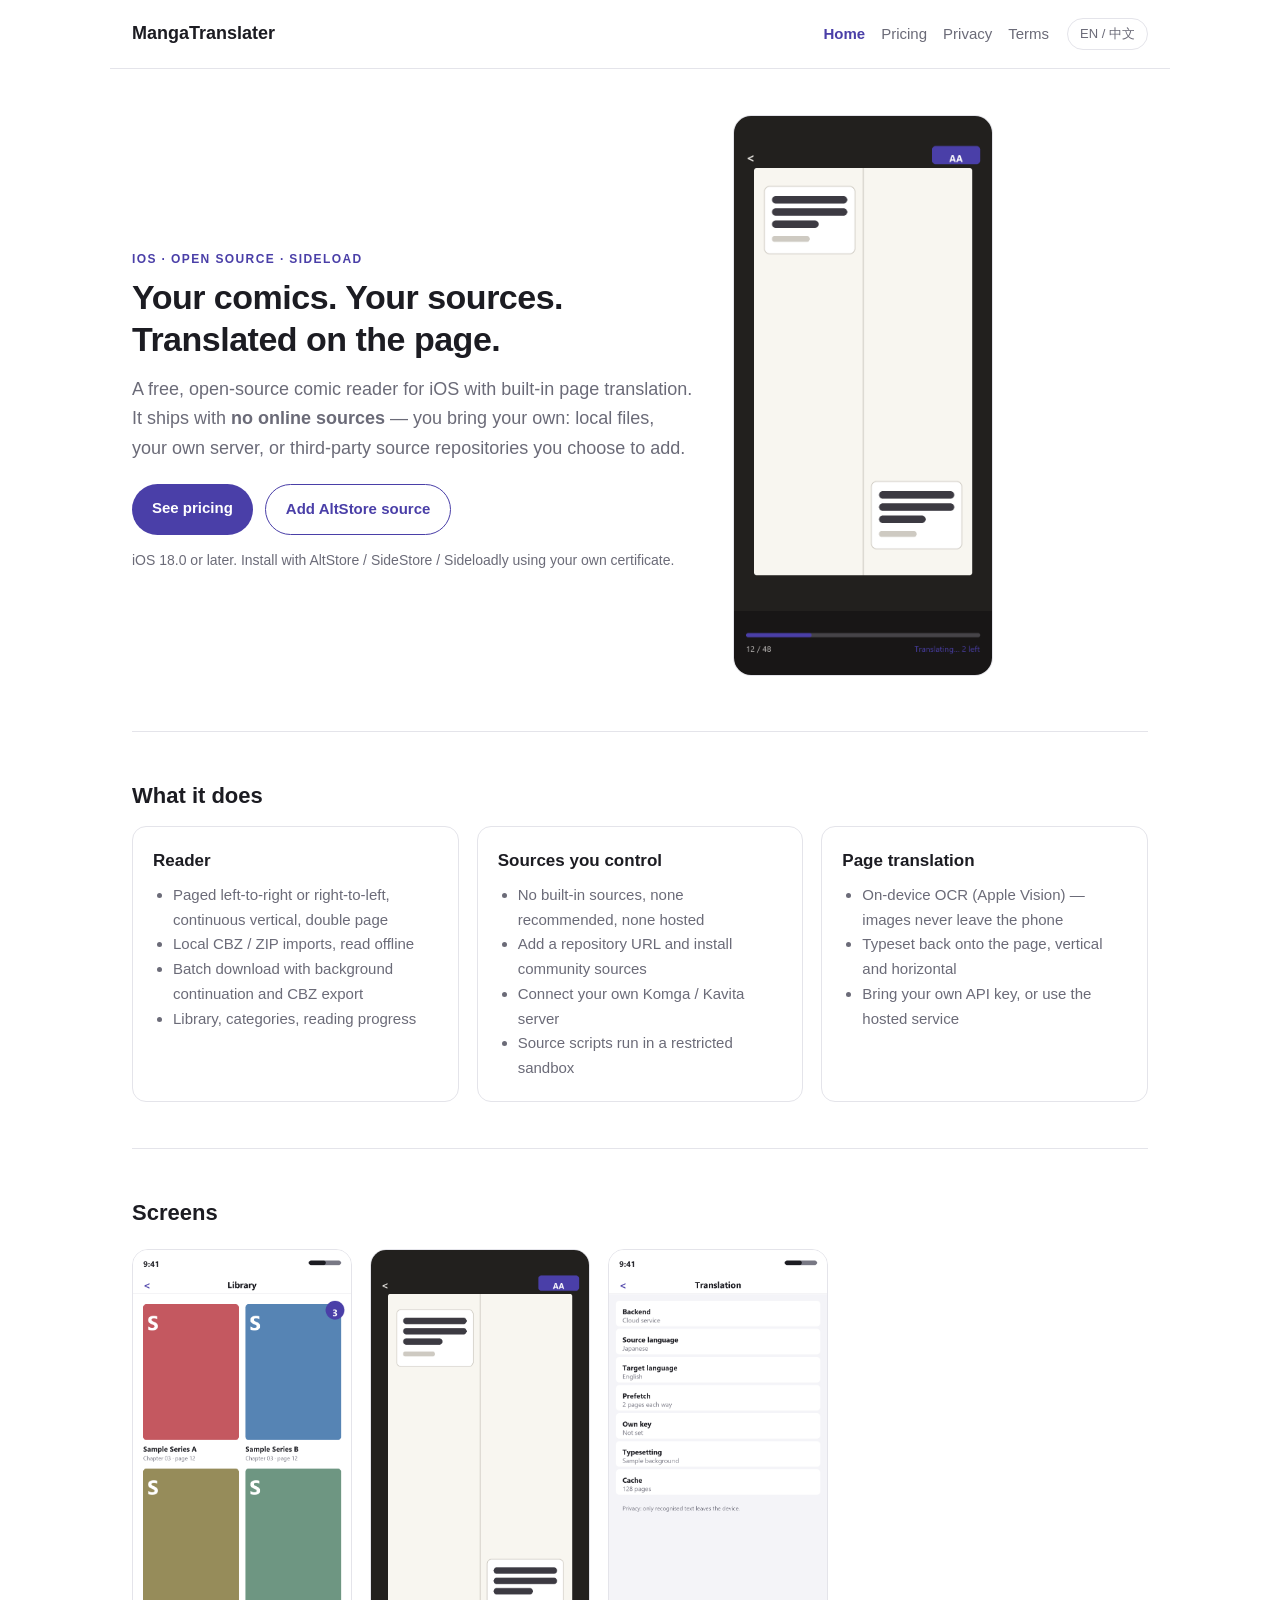
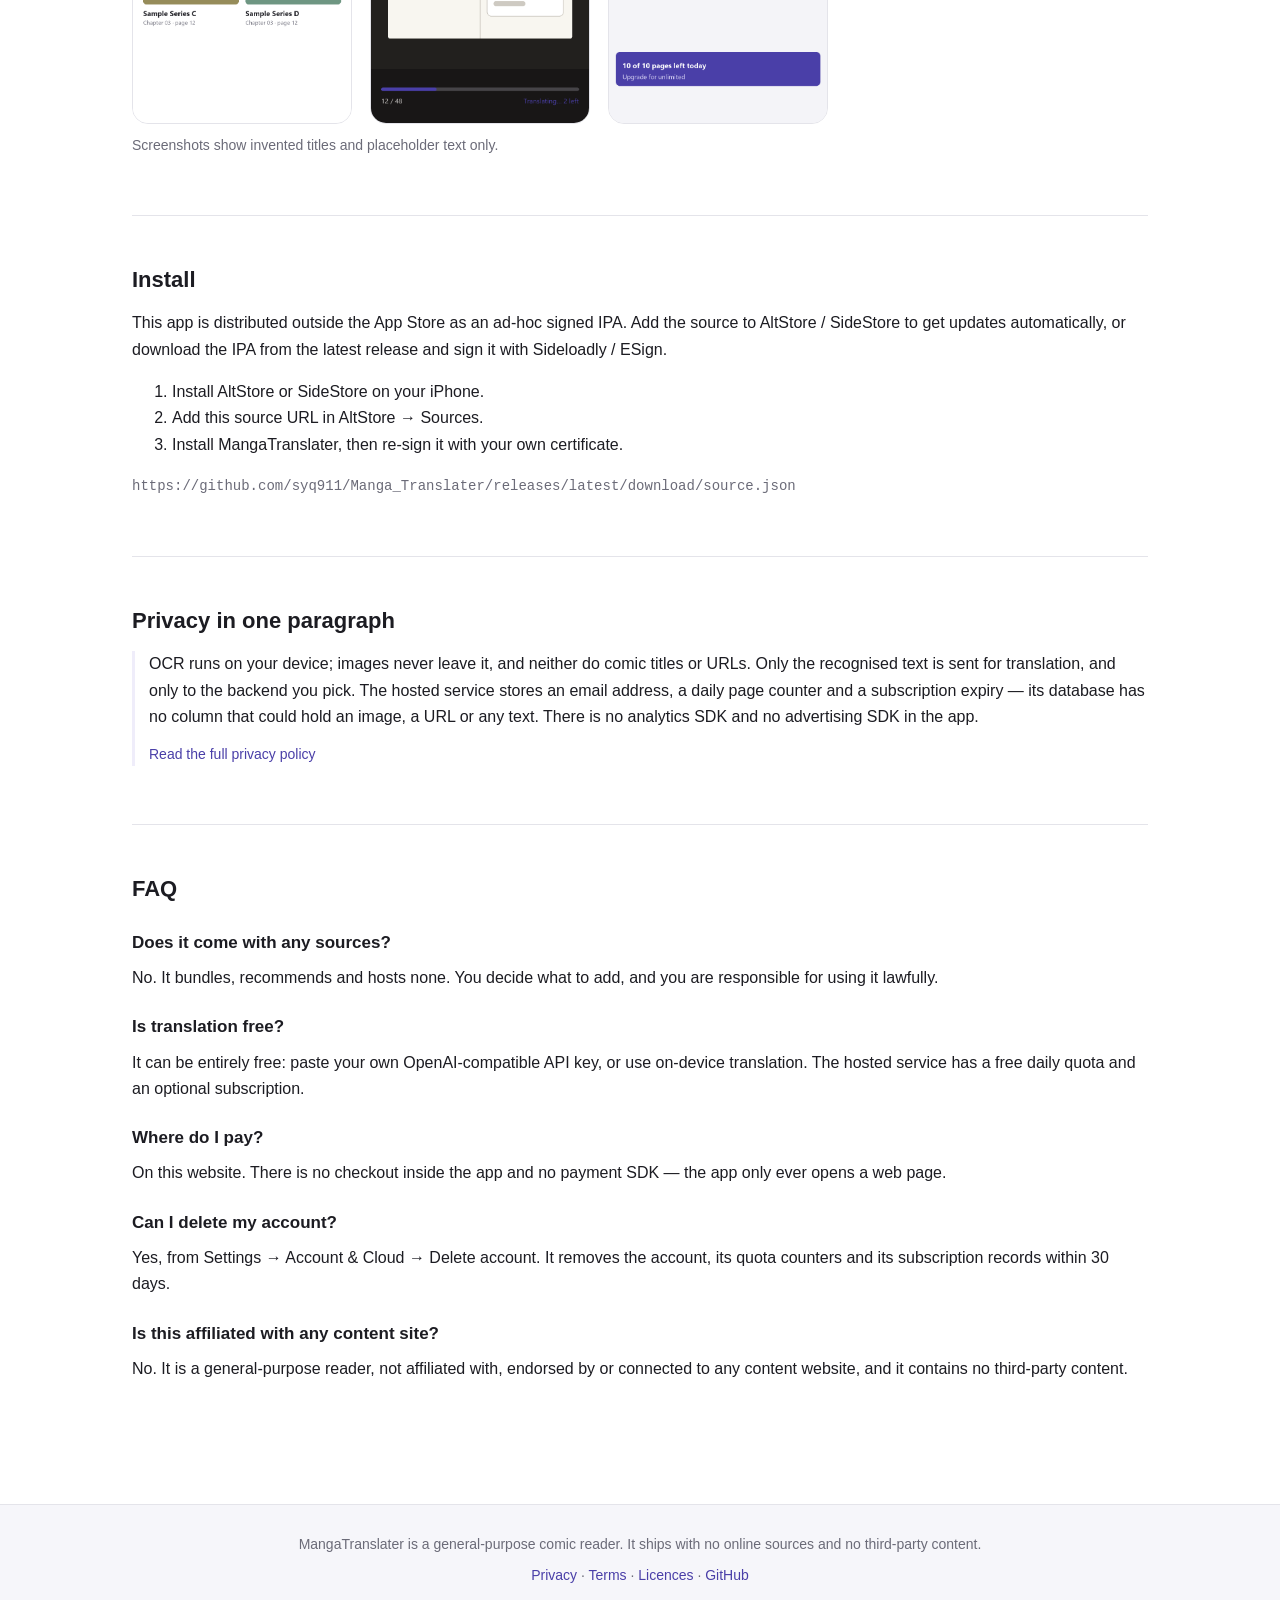
<file: website/index.html>
<!DOCTYPE html>
<html lang="en">
<head>
<meta charset="utf-8">
<meta name="viewport" content="width=device-width, initial-scale=1">
<title>MangaTranslater — a comic reader with built-in page translation</title>
<meta name="description" content="A free, open-source comic reader for iOS. Ships with no online sources: read local files, connect your own Komga / Kavita server, or add third-party source repositories. Built-in on-device OCR page translation.">
<script>
// 语言：优先跟随浏览器，其次英文。写在 head 里、CSS 之前，避免刷新时闪一下双语。
document.documentElement.dataset.lang =
  (navigator.language || 'en').toLowerCase().startsWith('zh') ? 'zh-Hans' : 'en';
</script>
<link rel="stylesheet" href="assets/site.css">
</head>
<body>
<header class="topbar">
  <a class="brand" href="index.html">MangaTranslater</a>
  <nav>
    <a href="index.html" class="active"><span data-lang="en">Home</span><span data-lang="zh-Hans">首页</span></a>
    <a href="upgrade.html"><span data-lang="en">Pricing</span><span data-lang="zh-Hans">定价</span></a>
    <a href="privacy.html"><span data-lang="en">Privacy</span><span data-lang="zh-Hans">隐私</span></a>
    <a href="terms.html"><span data-lang="en">Terms</span><span data-lang="zh-Hans">条款</span></a>
  </nav>
  <button id="lang-toggle" type="button" aria-label="Switch language">EN / 中文</button>
</header>

<main>
  <section class="hero">
    <div>
      <p class="kicker">
        <span data-lang="en">iOS · open source · sideload</span>
        <span data-lang="zh-Hans">iOS · 开源 · 侧载</span>
      </p>
      <h1>
        <span data-lang="en">Your comics. Your sources. Translated on the page.</span>
        <span data-lang="zh-Hans">你的漫画，你的源，页内直接翻译。</span>
      </h1>
      <p class="lead">
        <span data-lang="en">
          A free, open-source comic reader for iOS with built-in page translation.
          It ships with <strong>no online sources</strong> — you bring your own:
          local files, your own server, or third-party source repositories you choose to add.
        </span>
        <span data-lang="zh-Hans">
          免费开源的 iOS 漫画阅读器，内置页内翻译。它<strong>不自带任何在线源</strong>，
          内容由你自己提供：本地文件、你自己的服务器，或你自行添加的第三方源仓库。
        </span>
      </p>
      <div class="actions">
        <a class="button" href="upgrade.html"><span data-lang="en">See pricing</span><span data-lang="zh-Hans">查看定价</span></a>
        <a class="button secondary" href="https://github.com/syq911/Manga_Translater/releases/latest/download/source.json">
          <span data-lang="en">Add AltStore source</span><span data-lang="zh-Hans">添加到 AltStore 源</span>
        </a>
      </div>
      <p class="dim" style="margin-top:14px">
        <span data-lang="en">iOS 18.0 or later. Install with AltStore / SideStore / Sideloadly using your own certificate.</span>
        <span data-lang="zh-Hans">需要 iOS 18.0 或更高。用 AltStore / SideStore / Sideloadly 以你自己的证书安装。</span>
      </p>
    </div>
    <div>
      <img class="shot" src="assets/screenshots/reader.png" alt="Reader with a translated page">
    </div>
  </section>

  <section>
    <h2><span data-lang="en">What it does</span><span data-lang="zh-Hans">它做什么</span></h2>
    <div class="cards">
      <div class="card">
        <h3><span data-lang="en">Reader</span><span data-lang="zh-Hans">阅读器</span></h3>
        <ul>
          <li><span data-lang="en">Paged left-to-right or right-to-left, continuous vertical, double page</span><span data-lang="zh-Hans">左/右翻页、条漫连续滚动、双页</span></li>
          <li><span data-lang="en">Local CBZ / ZIP imports, read offline</span><span data-lang="zh-Hans">导入本地 CBZ / ZIP，离线阅读</span></li>
          <li><span data-lang="en">Batch download with background continuation and CBZ export</span><span data-lang="zh-Hans">批量下载、后台续传、导出 CBZ</span></li>
          <li><span data-lang="en">Library, categories, reading progress</span><span data-lang="zh-Hans">书架、分类、阅读进度</span></li>
        </ul>
      </div>
      <div class="card">
        <h3><span data-lang="en">Sources you control</span><span data-lang="zh-Hans">源由你掌握</span></h3>
        <ul>
          <li><span data-lang="en">No built-in sources, none recommended, none hosted</span><span data-lang="zh-Hans">不内置、不推荐、不收录任何源</span></li>
          <li><span data-lang="en">Add a repository URL and install community sources</span><span data-lang="zh-Hans">填第三方仓库 URL，安装社区维护的源</span></li>
          <li><span data-lang="en">Connect your own Komga / Kavita server</span><span data-lang="zh-Hans">连接你自己的 Komga / Kavita 服务器</span></li>
          <li><span data-lang="en">Source scripts run in a restricted sandbox</span><span data-lang="zh-Hans">源脚本运行在受限沙箱里</span></li>
        </ul>
      </div>
      <div class="card">
        <h3><span data-lang="en">Page translation</span><span data-lang="zh-Hans">页内翻译</span></h3>
        <ul>
          <li><span data-lang="en">On-device OCR (Apple Vision) — images never leave the phone</span><span data-lang="zh-Hans">设备端 OCR（Apple Vision）——图片不出手机</span></li>
          <li><span data-lang="en">Typeset back onto the page, vertical and horizontal</span><span data-lang="zh-Hans">按原排版回填，支持竖排与横排</span></li>
          <li><span data-lang="en">Bring your own API key, or use the hosted service</span><span data-lang="zh-Hans">可自备 API Key，也可用官方云服务</span></li>
        </ul>
      </div>
    </div>
  </section>

  <section>
    <h2><span data-lang="en">Screens</span><span data-lang="zh-Hans">界面</span></h2>
    <div class="shots">
      <img src="assets/screenshots/library.png" alt="Library">
      <img src="assets/screenshots/reader.png" alt="Reader with translation">
      <img src="assets/screenshots/translation.png" alt="Translation settings">
    </div>
    <p class="dim">
      <span data-lang="en">Screenshots show invented titles and placeholder text only.</span>
      <span data-lang="zh-Hans">截图中的书名与文字均为虚构，仅作界面示意。</span>
    </p>
  </section>

  <section>
    <h2><span data-lang="en">Install</span><span data-lang="zh-Hans">安装</span></h2>
    <p>
      <span data-lang="en">
        This app is distributed outside the App Store as an ad-hoc signed IPA.
        Add the source to AltStore / SideStore to get updates automatically, or
        download the IPA from the latest release and sign it with Sideloadly / ESign.
      </span>
      <span data-lang="zh-Hans">
        本 App 以 ad-hoc 签名的 IPA 在 App Store 之外分发。把源加进 AltStore / SideStore
        即可自动收到更新；也可以从最新 Release 下载 IPA，用 Sideloadly / ESign 自行重签。
      </span>
    </p>
    <ol>
      <li><span data-lang="en">Install AltStore or SideStore on your iPhone.</span><span data-lang="zh-Hans">先在 iPhone 上装好 AltStore 或 SideStore。</span></li>
      <li><span data-lang="en">Add this source URL in AltStore → Sources.</span><span data-lang="zh-Hans">在 AltStore → Sources 里添加下面的源地址。</span></li>
      <li><span data-lang="en">Install MangaTranslater, then re-sign it with your own certificate.</span><span data-lang="zh-Hans">安装 MangaTranslater，用你自己的证书重签。</span></li>
    </ol>
    <p class="dim"><code>https://github.com/syq911/Manga_Translater/releases/latest/download/source.json</code></p>
  </section>

  <section>
    <h2><span data-lang="en">Privacy in one paragraph</span><span data-lang="zh-Hans">隐私，一段话说完</span></h2>
    <div class="answer">
      <p>
        <span data-lang="en">
          OCR runs on your device; images never leave it, and neither do comic titles or URLs.
          Only the recognised text is sent for translation, and only to the backend you pick.
          The hosted service stores an email address, a daily page counter and a subscription
          expiry — its database has no column that could hold an image, a URL or any text.
          There is no analytics SDK and no advertising SDK in the app.
        </span>
        <span data-lang="zh-Hans">
          OCR 在设备上完成，图片不出手机，作品名称与地址也不上传；只有识别出的文字会发给
          你选择的后端。云服务只保存邮箱、每日页数计数与订阅到期时间——它的数据库里
          没有任何一列能装下图片、地址或原文。App 内不含任何统计或广告 SDK。
        </span>
      </p>
      <p class="dim">
        <a href="privacy.html"><span data-lang="en">Read the full privacy policy</span><span data-lang="zh-Hans">阅读完整隐私政策</span></a>
      </p>
    </div>
  </section>

  <section>
    <h2><span data-lang="en">FAQ</span><span data-lang="zh-Hans">常见问题</span></h2>

    <h3><span data-lang="en">Does it come with any sources?</span><span data-lang="zh-Hans">它自带源吗？</span></h3>
    <p>
      <span data-lang="en">No. It bundles, recommends and hosts none. You decide what to add, and you are responsible for using it lawfully.</span>
      <span data-lang="zh-Hans">不带。不内置、不推荐、不收录任何源。加什么由你决定，也由你自行确认是否合法使用。</span>
    </p>

    <h3><span data-lang="en">Is translation free?</span><span data-lang="zh-Hans">翻译收费吗？</span></h3>
    <p>
      <span data-lang="en">It can be entirely free: paste your own OpenAI-compatible API key, or use on-device translation. The hosted service has a free daily quota and an optional subscription.</span>
      <span data-lang="zh-Hans">可以完全免费：自备一个 OpenAI 兼容的 API Key，或使用设备端翻译。官方云服务每天有免费额度，订阅是可选项。</span>
    </p>

    <h3><span data-lang="en">Where do I pay?</span><span data-lang="zh-Hans">在哪里付款？</span></h3>
    <p>
      <span data-lang="en">On this website. There is no checkout inside the app and no payment SDK — the app only ever opens a web page.</span>
      <span data-lang="zh-Hans">在本网站上。App 内没有收银台、不接任何支付 SDK——它只会打开一个网页。</span>
    </p>

    <h3><span data-lang="en">Can I delete my account?</span><span data-lang="zh-Hans">可以注销账号吗？</span></h3>
    <p>
      <span data-lang="en">Yes, from Settings → Account &amp; Cloud → Delete account. It removes the account, its quota counters and its subscription records within 30 days.</span>
      <span data-lang="zh-Hans">可以。设置 → 账号与云服务 → 注销账号。账号、额度计数与订阅记录会在 30 天内删除。</span>
    </p>

    <h3><span data-lang="en">Is this affiliated with any content site?</span><span data-lang="zh-Hans">它和某些内容站有关系吗？</span></h3>
    <p>
      <span data-lang="en">No. It is a general-purpose reader, not affiliated with, endorsed by or connected to any content website, and it contains no third-party content.</span>
      <span data-lang="zh-Hans">没有。它是通用阅读器，与任何内容站点都没有隶属、背书或合作关系，也不包含任何第三方内容。</span>
    </p>
  </section>
</main>

<footer class="footer">
  <p>
    <span data-lang="en">MangaTranslater is a general-purpose comic reader. It ships with no online
    sources and no third-party content.</span>
    <span data-lang="zh-Hans">MangaTranslater 是通用漫画阅读器，不自带任何在线源，也不包含任何第三方内容。</span>
  </p>
  <p class="dim">
    <a href="privacy.html"><span data-lang="en">Privacy</span><span data-lang="zh-Hans">隐私政策</span></a> ·
    <a href="terms.html"><span data-lang="en">Terms</span><span data-lang="zh-Hans">使用条款</span></a> ·
    <a href="licenses.html"><span data-lang="en">Licences</span><span data-lang="zh-Hans">开源许可</span></a> ·
    <a href="https://github.com/syq911/Manga_Translater">GitHub</a>
  </p>
</footer>
<script src="assets/site.js"></script>
</body>
</html>
</file>
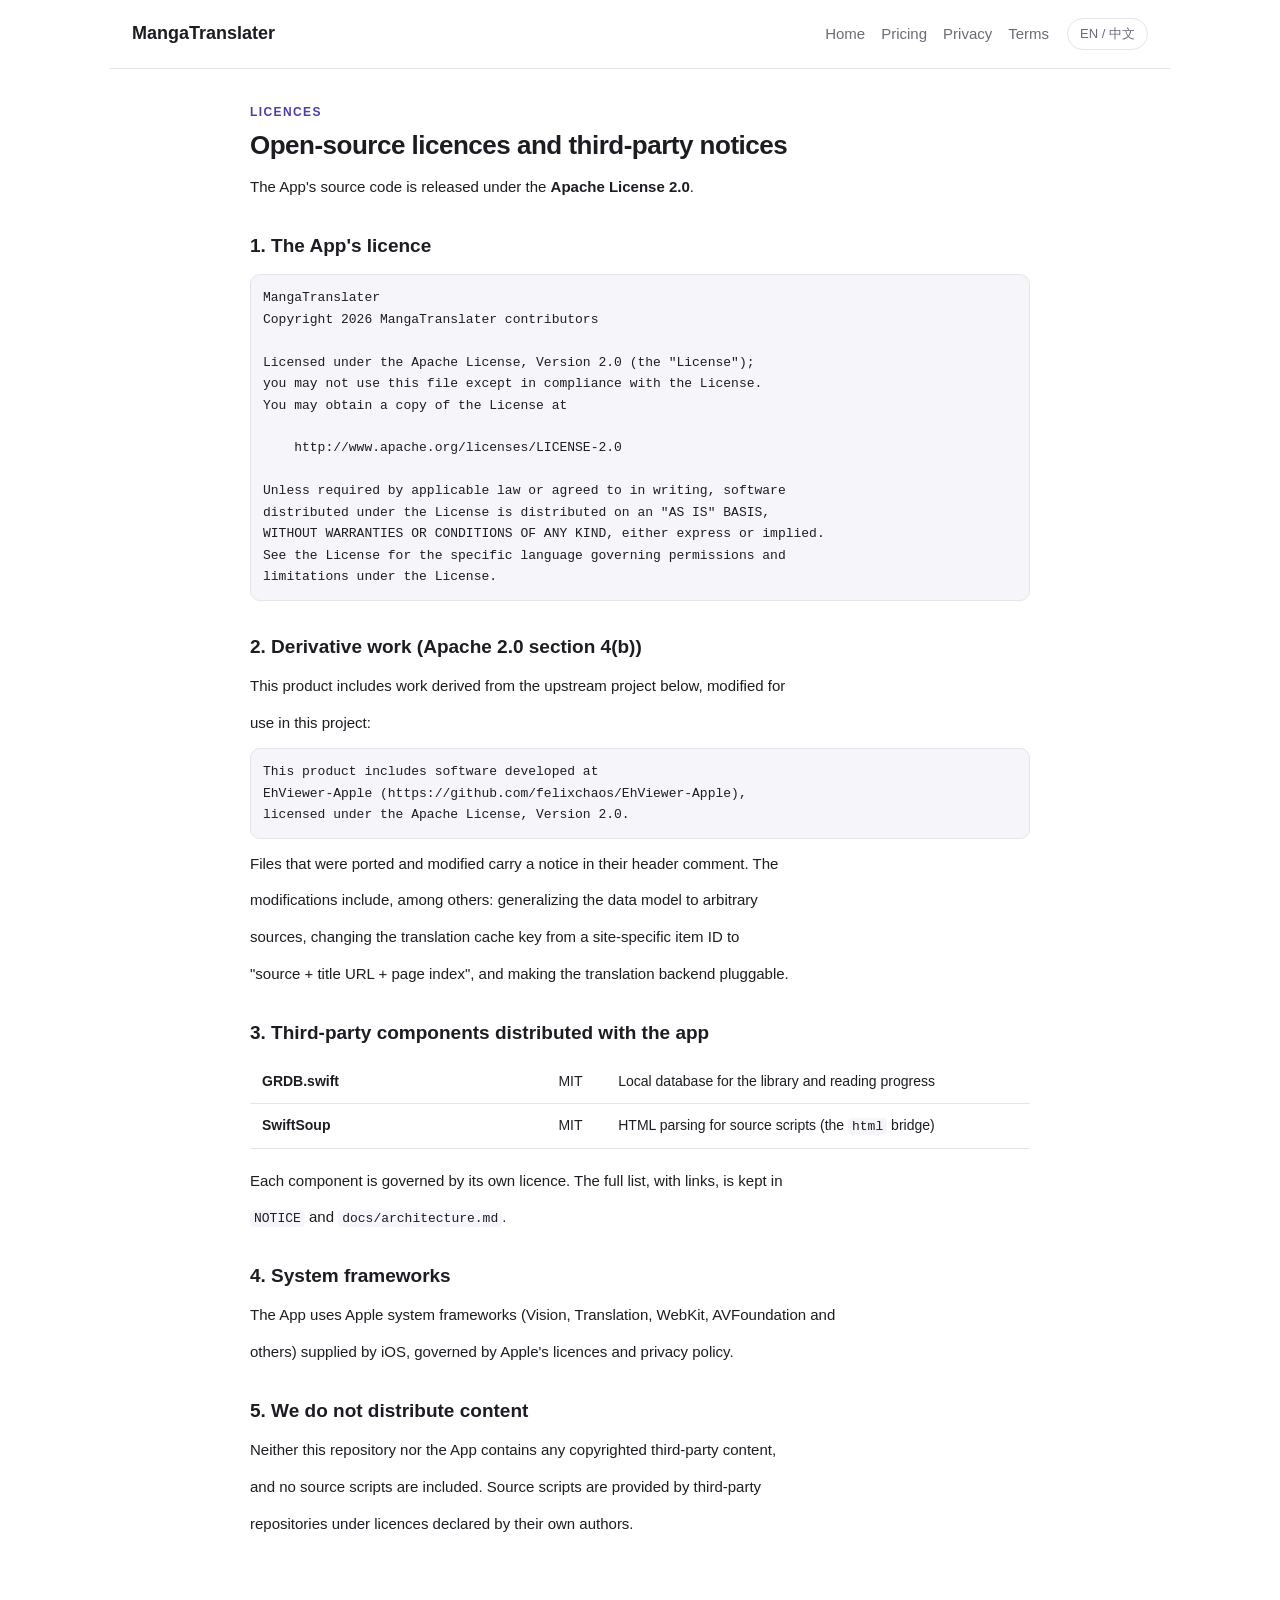
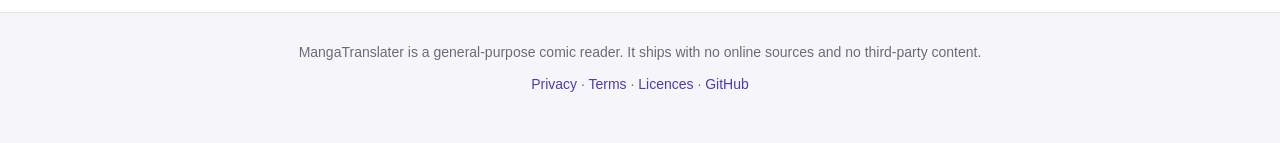
<file: website/licenses.html>
<!DOCTYPE html>
<html lang="en">
<head>
<meta charset="utf-8">
<meta name="viewport" content="width=device-width, initial-scale=1">
<title>Licences · MangaTranslater</title>
<meta name="description" content="MangaTranslater — Licences">
<script>
// 语言：优先跟随浏览器，其次英文。写在 head 里、CSS 之前，避免刷新时闪一下双语。
document.documentElement.dataset.lang =
  (navigator.language || 'en').toLowerCase().startsWith('zh') ? 'zh-Hans' : 'en';
</script>
<link rel="stylesheet" href="assets/site.css">
</head>
<body>
<header class="topbar">
  <a class="brand" href="index.html">MangaTranslater</a>
  <nav>
        <a href="index.html"><span data-lang="en">Home</span><span data-lang="zh-Hans">首页</span></a>
        <a href="upgrade.html"><span data-lang="en">Pricing</span><span data-lang="zh-Hans">定价</span></a>
        <a href="privacy.html"><span data-lang="en">Privacy</span><span data-lang="zh-Hans">隐私</span></a>
        <a href="terms.html"><span data-lang="en">Terms</span><span data-lang="zh-Hans">条款</span></a>
  </nav>
  <button id="lang-toggle" type="button" aria-label="Switch language">EN / 中文</button>
</header>
<main>
<div class="container narrow">
<p class="kicker"><span data-lang="en">Licences</span><span data-lang="zh-Hans">开源许可</span></p>
<article class="legal" data-lang="en">
<h1 id="open-source-licences-and-third-party-notices">Open-source licences and third-party notices</h1>
<p>The App's source code is released under the <strong>Apache License 2.0</strong>.</p>
<h2 id="1-the-app-s-licence">1. The App's licence</h2>
<pre><code>MangaTranslater
Copyright 2026 MangaTranslater contributors

Licensed under the Apache License, Version 2.0 (the "License");
you may not use this file except in compliance with the License.
You may obtain a copy of the License at

    http://www.apache.org/licenses/LICENSE-2.0

Unless required by applicable law or agreed to in writing, software
distributed under the License is distributed on an "AS IS" BASIS,
WITHOUT WARRANTIES OR CONDITIONS OF ANY KIND, either express or implied.
See the License for the specific language governing permissions and
limitations under the License.</code></pre>
<h2 id="2-derivative-work-apache-2-0-section-4-b">2. Derivative work (Apache 2.0 section 4(b))</h2>
<p>This product includes work derived from the upstream project below, modified for</p>
<p>use in this project:</p>
<pre><code>This product includes software developed at
EhViewer-Apple (https://github.com/felixchaos/EhViewer-Apple),
licensed under the Apache License, Version 2.0.</code></pre>
<p>Files that were ported and modified carry a notice in their header comment. The</p>
<p>modifications include, among others: generalizing the data model to arbitrary</p>
<p>sources, changing the translation cache key from a site-specific item ID to</p>
<p>"source + title URL + page index", and making the translation backend pluggable.</p>
<h2 id="3-third-party-components-distributed-with-the-app">3. Third-party components distributed with the app</h2>
<table>
<tr><td>GRDB.swift</td><td>MIT</td><td>Local database for the library and reading progress</td></tr>
<tr><td>SwiftSoup</td><td>MIT</td><td>HTML parsing for source scripts (the <code>html</code> bridge)</td></tr>
</table>
<p>Each component is governed by its own licence. The full list, with links, is kept in</p>
<p><code>NOTICE</code> and <code>docs/architecture.md</code>.</p>
<h2 id="4-system-frameworks">4. System frameworks</h2>
<p>The App uses Apple system frameworks (Vision, Translation, WebKit, AVFoundation and</p>
<p>others) supplied by iOS, governed by Apple's licences and privacy policy.</p>
<h2 id="5-we-do-not-distribute-content">5. We do not distribute content</h2>
<p>Neither this repository nor the App contains any copyrighted third-party content,</p>
<p>and no source scripts are included. Source scripts are provided by third-party</p>
<p>repositories under licences declared by their own authors.</p>
</article>
<article class="legal" data-lang="zh-Hans">
<h1 id="开源许可与第三方声明">开源许可与第三方声明</h1>
<p>本 App 的源代码以 <strong>Apache License 2.0</strong> 发布。</p>
<h2 id="1-本-app-的许可">1. 本 App 的许可</h2>
<pre><code>MangaTranslater
Copyright 2026 MangaTranslater contributors

Licensed under the Apache License, Version 2.0 (the "License");
you may not use this file except in compliance with the License.
You may obtain a copy of the License at

    http://www.apache.org/licenses/LICENSE-2.0

Unless required by applicable law or agreed to in writing, software
distributed under the License is distributed on an "AS IS" BASIS,
WITHOUT WARRANTIES OR CONDITIONS OF ANY KIND, either express or implied.
See the License for the specific language governing permissions and
limitations under the License.</code></pre>
<h2 id="2-派生说明-apache-2-0-第-4-b-条">2. 派生说明（Apache 2.0 第 4(b) 条）</h2>
<p>本产品包含派生自下述上游项目的工作，并已为适用于本项目而作出修改：</p>
<pre><code>This product includes software developed at
EhViewer-Apple (https://github.com/felixchaos/EhViewer-Apple),
licensed under the Apache License, Version 2.0.</code></pre>
<p>被搬运并修改的文件在其文件头注明了来源与修改。修改内容包括但不限于：</p>
<p>面向通用来源的数据模型泛化、缓存键从作品 ID 改为「来源 + 作品地址 + 页号」、</p>
<p>翻译后端从单一服务改为可插拔等。</p>
<h2 id="3-随-app-分发的第三方组件">3. 随 App 分发的第三方组件</h2>
<table>
<tr><td>GRDB.swift</td><td>MIT</td><td>书架与阅读进度的本地数据库</td></tr>
<tr><td>SwiftSoup</td><td>MIT</td><td>源脚本的 HTML 解析（<code>html</code> 桥）</td></tr>
</table>
<p>各组件分别适用其自身许可。完整清单与其原文链接见仓库 <code>NOTICE</code> 与</p>
<p><code>docs/architecture.md</code>。</p>
<h2 id="4-系统框架">4. 系统框架</h2>
<p>本 App 使用 Apple 系统框架（Vision、Translation、WebKit、AVFoundation 等），</p>
<p>它们由 iOS 提供，适用 Apple 的许可与隐私政策。</p>
<h2 id="5-我们不分发内容">5. 我们不分发内容</h2>
<p>本仓库与本 App 均不包含任何受版权保护的第三方内容，也不包含任何源脚本。</p>
<p>源脚本由第三方仓库提供，其作者与许可由其自行声明。</p>
</article>
</div>
</main>
<footer class="footer">
  <p>
    <span data-lang="en">MangaTranslater is a general-purpose comic reader. It ships with no online
    sources and no third-party content.</span>
    <span data-lang="zh-Hans">MangaTranslater 是通用漫画阅读器，不自带任何在线源，也不包含任何第三方内容。</span>
  </p>
  <p class="dim">
    <a href="privacy.html"><span data-lang="en">Privacy</span><span data-lang="zh-Hans">隐私政策</span></a> ·
    <a href="terms.html"><span data-lang="en">Terms</span><span data-lang="zh-Hans">使用条款</span></a> ·
    <a href="licenses.html"><span data-lang="en">Licences</span><span data-lang="zh-Hans">开源许可</span></a> ·
    <a href="https://github.com/syq911/Manga_Translater">GitHub</a>
  </p>
  <h1 class="visually-hidden">Licences</h1>
</footer>
<script src="assets/site.js"></script>
</body>
</html>
</file>
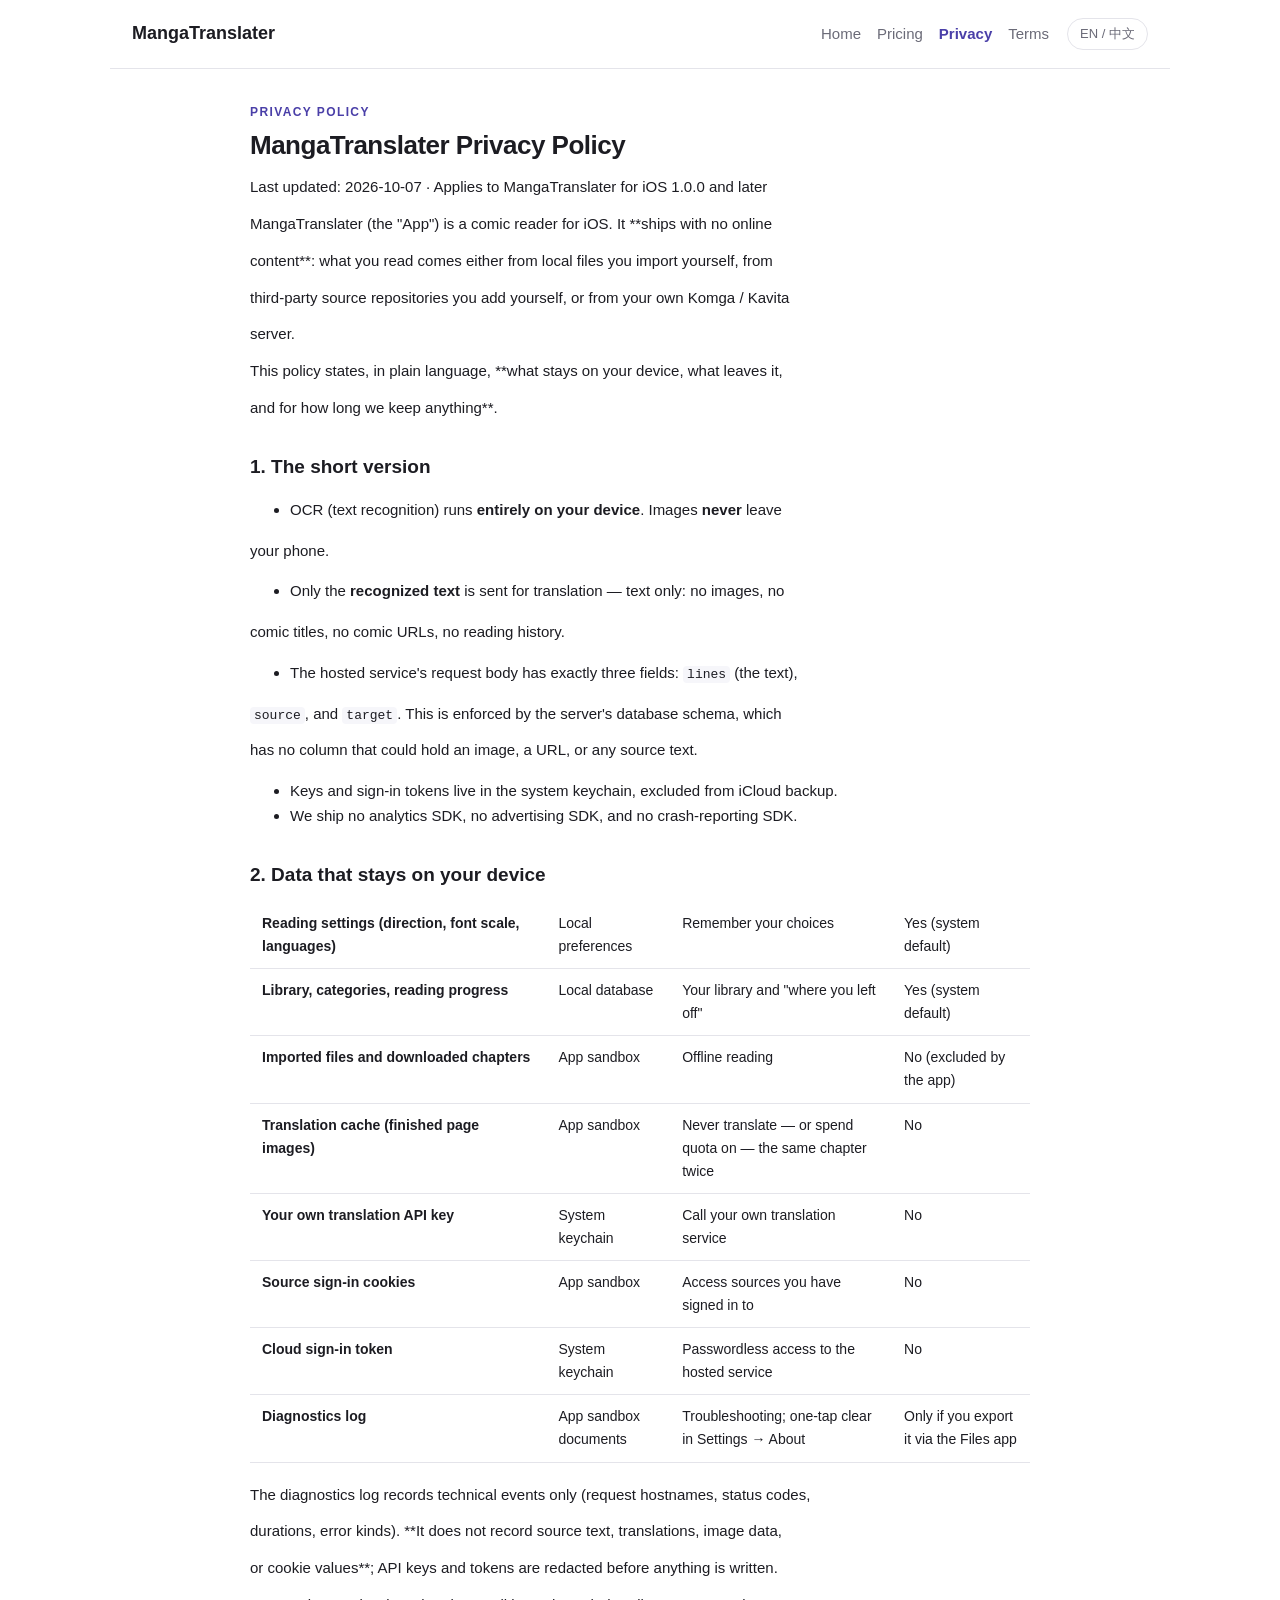
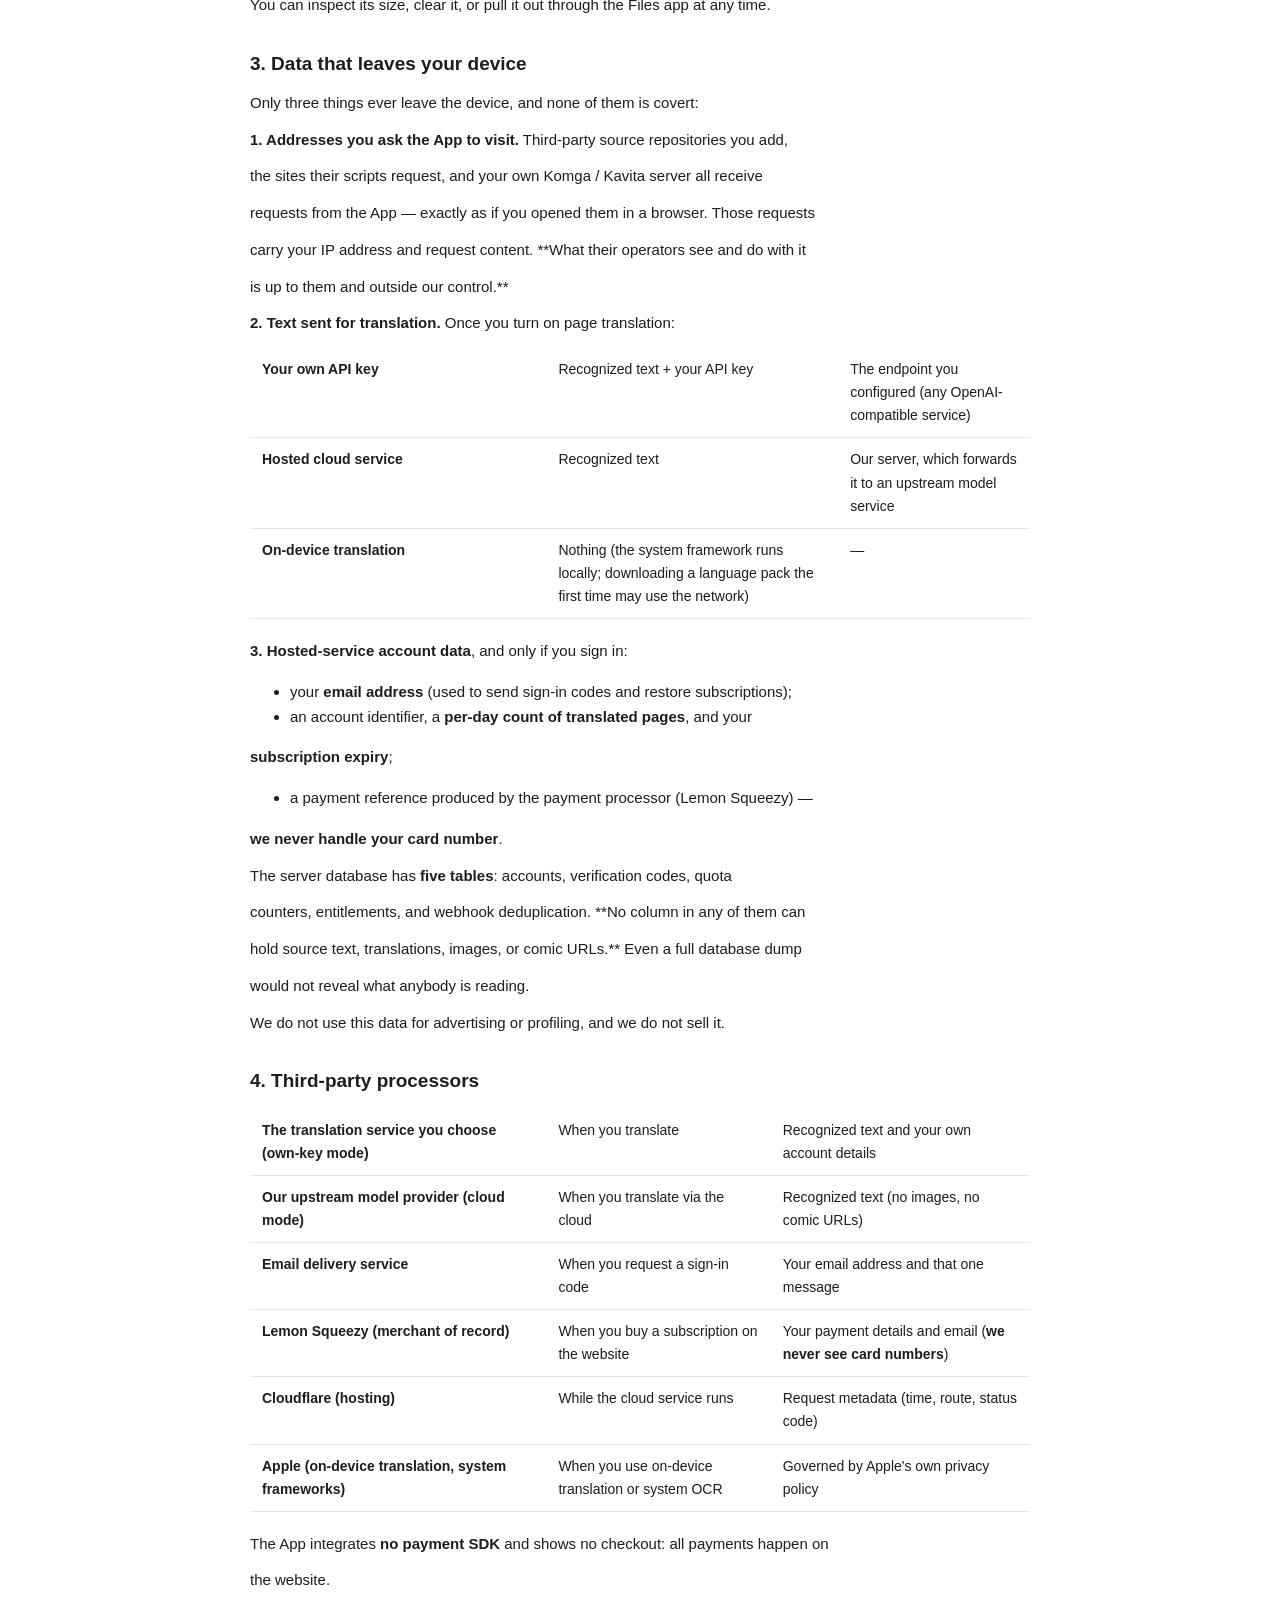
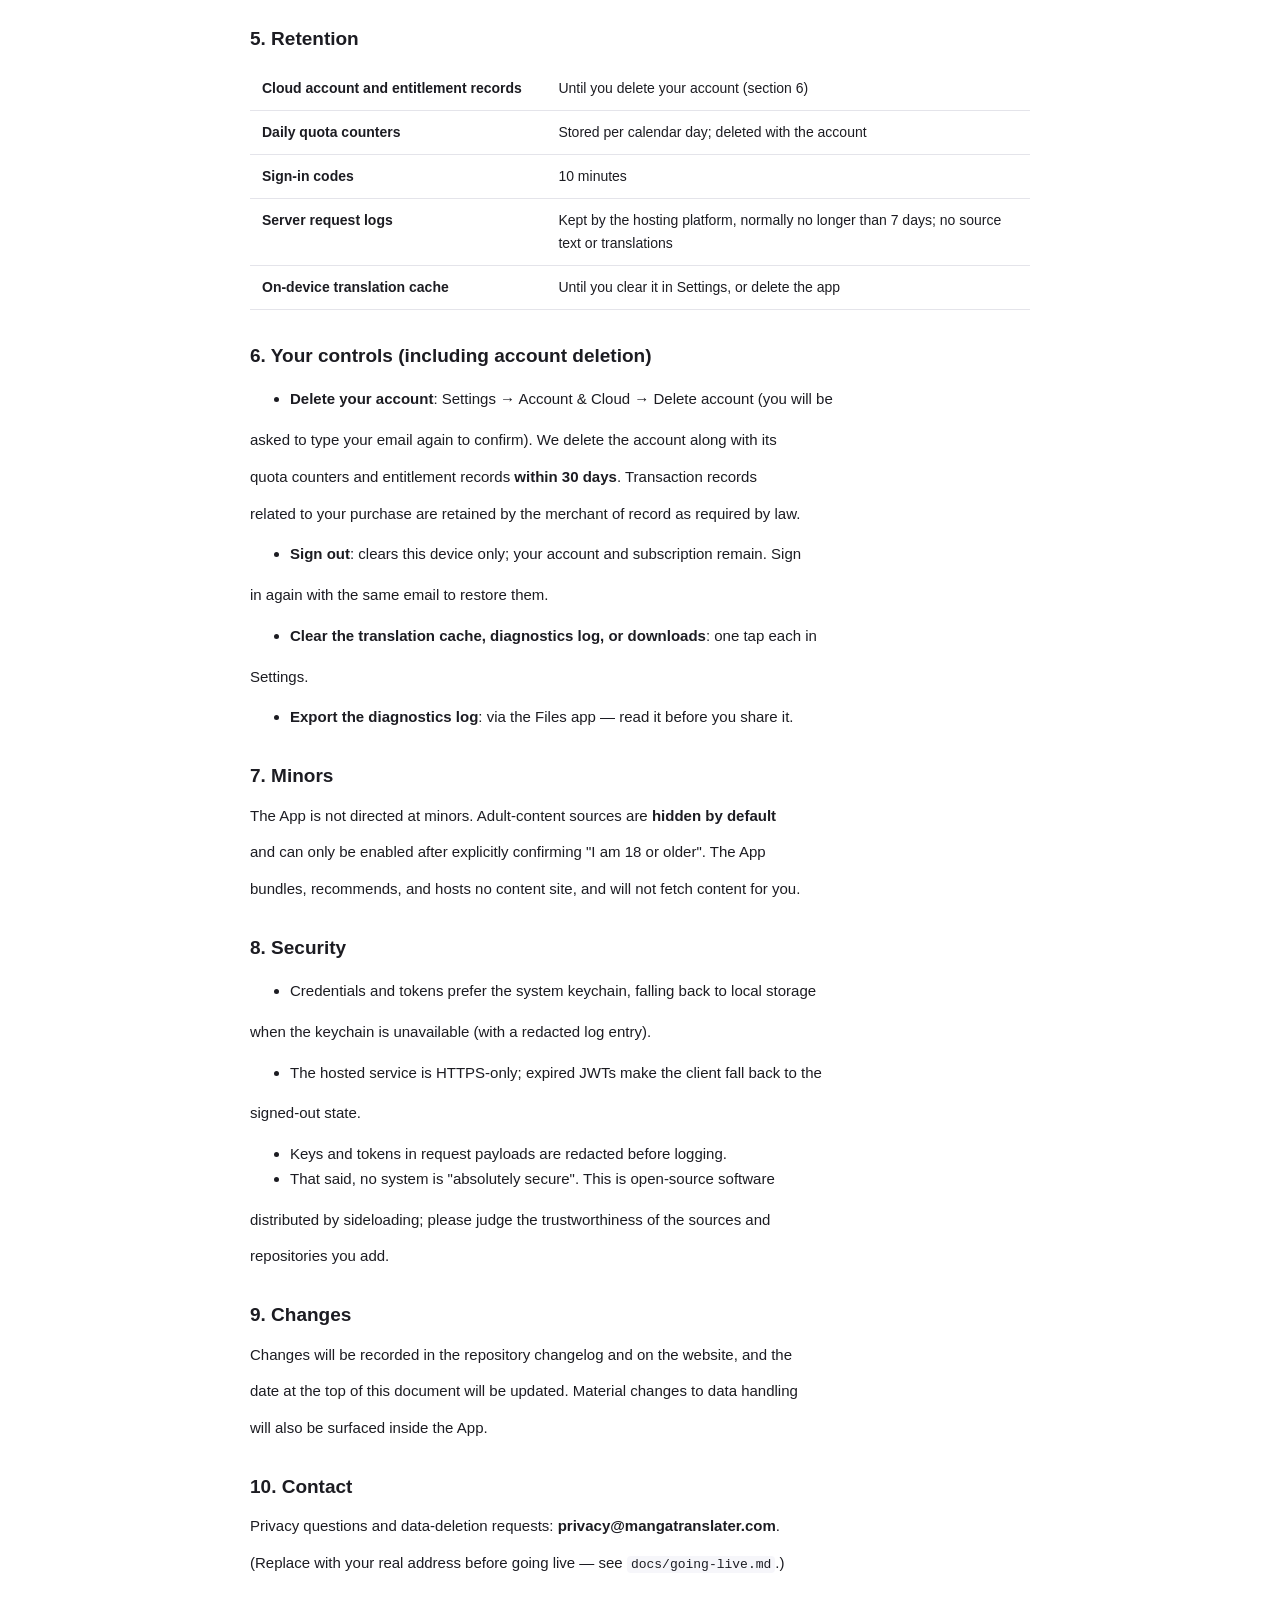
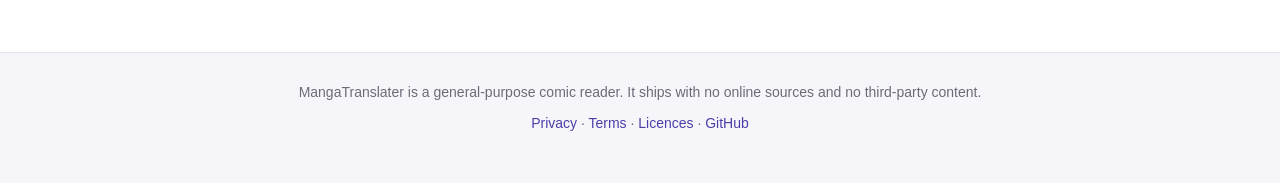
<file: website/privacy.html>
<!DOCTYPE html>
<html lang="en">
<head>
<meta charset="utf-8">
<meta name="viewport" content="width=device-width, initial-scale=1">
<title>Privacy policy · MangaTranslater</title>
<meta name="description" content="MangaTranslater — Privacy policy">
<script>
// 语言：优先跟随浏览器，其次英文。写在 head 里、CSS 之前，避免刷新时闪一下双语。
document.documentElement.dataset.lang =
  (navigator.language || 'en').toLowerCase().startsWith('zh') ? 'zh-Hans' : 'en';
</script>
<link rel="stylesheet" href="assets/site.css">
</head>
<body>
<header class="topbar">
  <a class="brand" href="index.html">MangaTranslater</a>
  <nav>
        <a href="index.html"><span data-lang="en">Home</span><span data-lang="zh-Hans">首页</span></a>
        <a href="upgrade.html"><span data-lang="en">Pricing</span><span data-lang="zh-Hans">定价</span></a>
        <a href="privacy.html" class="active"><span data-lang="en">Privacy</span><span data-lang="zh-Hans">隐私</span></a>
        <a href="terms.html"><span data-lang="en">Terms</span><span data-lang="zh-Hans">条款</span></a>
  </nav>
  <button id="lang-toggle" type="button" aria-label="Switch language">EN / 中文</button>
</header>
<main>
<div class="container narrow">
<p class="kicker"><span data-lang="en">Privacy policy</span><span data-lang="zh-Hans">隐私政策</span></p>
<article class="legal" data-lang="en">
<h1 id="mangatranslater-privacy-policy">MangaTranslater Privacy Policy</h1>
<p>Last updated: 2026-10-07 · Applies to MangaTranslater for iOS 1.0.0 and later</p>
<p>MangaTranslater (the "App") is a comic reader for iOS. It **ships with no online</p>
<p>content**: what you read comes either from local files you import yourself, from</p>
<p>third-party source repositories you add yourself, or from your own Komga / Kavita</p>
<p>server.</p>
<p>This policy states, in plain language, **what stays on your device, what leaves it,</p>
<p>and for how long we keep anything**.</p>
<h2 id="1-the-short-version">1. The short version</h2>
<ul><li>OCR (text recognition) runs <strong>entirely on your device</strong>. Images <strong>never</strong> leave</li></ul>
<p>your phone.</p>
<ul><li>Only the <strong>recognized text</strong> is sent for translation — text only: no images, no</li></ul>
<p>comic titles, no comic URLs, no reading history.</p>
<ul><li>The hosted service's request body has exactly three fields: <code>lines</code> (the text),</li></ul>
<p><code>source</code>, and <code>target</code>. This is enforced by the server's database schema, which</p>
<p>has no column that could hold an image, a URL, or any source text.</p>
<ul><li>Keys and sign-in tokens live in the system keychain, excluded from iCloud backup.</li><li>We ship no analytics SDK, no advertising SDK, and no crash-reporting SDK.</li></ul>
<h2 id="2-data-that-stays-on-your-device">2. Data that stays on your device</h2>
<table>
<tr><td>Reading settings (direction, font scale, languages)</td><td>Local preferences</td><td>Remember your choices</td><td>Yes (system default)</td></tr>
<tr><td>Library, categories, reading progress</td><td>Local database</td><td>Your library and "where you left off"</td><td>Yes (system default)</td></tr>
<tr><td>Imported files and downloaded chapters</td><td>App sandbox</td><td>Offline reading</td><td>No (excluded by the app)</td></tr>
<tr><td>Translation cache (finished page images)</td><td>App sandbox</td><td>Never translate — or spend quota on — the same chapter twice</td><td>No</td></tr>
<tr><td>Your own translation API key</td><td>System keychain</td><td>Call your own translation service</td><td>No</td></tr>
<tr><td>Source sign-in cookies</td><td>App sandbox</td><td>Access sources you have signed in to</td><td>No</td></tr>
<tr><td>Cloud sign-in token</td><td>System keychain</td><td>Passwordless access to the hosted service</td><td>No</td></tr>
<tr><td>Diagnostics log</td><td>App sandbox documents</td><td>Troubleshooting; one-tap clear in Settings → About</td><td>Only if you export it via the Files app</td></tr>
</table>
<p>The diagnostics log records technical events only (request hostnames, status codes,</p>
<p>durations, error kinds). **It does not record source text, translations, image data,</p>
<p>or cookie values**; API keys and tokens are redacted before anything is written.</p>
<p>You can inspect its size, clear it, or pull it out through the Files app at any time.</p>
<h2 id="3-data-that-leaves-your-device">3. Data that leaves your device</h2>
<p>Only three things ever leave the device, and none of them is covert:</p>
<p><strong>1. Addresses you ask the App to visit.</strong> Third-party source repositories you add,</p>
<p>the sites their scripts request, and your own Komga / Kavita server all receive</p>
<p>requests from the App — exactly as if you opened them in a browser. Those requests</p>
<p>carry your IP address and request content. **What their operators see and do with it</p>
<p>is up to them and outside our control.**</p>
<p><strong>2. Text sent for translation.</strong> Once you turn on page translation:</p>
<table>
<tr><td>Your own API key</td><td>Recognized text + your API key</td><td>The endpoint you configured (any OpenAI-compatible service)</td></tr>
<tr><td>Hosted cloud service</td><td>Recognized text</td><td>Our server, which forwards it to an upstream model service</td></tr>
<tr><td>On-device translation</td><td>Nothing (the system framework runs locally; downloading a language pack the first time may use the network)</td><td>—</td></tr>
</table>
<p><strong>3. Hosted-service account data</strong>, and only if you sign in:</p>
<ul><li>your <strong>email address</strong> (used to send sign-in codes and restore subscriptions);</li><li>an account identifier, a <strong>per-day count of translated pages</strong>, and your</li></ul>
<p><strong>subscription expiry</strong>;</p>
<ul><li>a payment reference produced by the payment processor (Lemon Squeezy) —</li></ul>
<p><strong>we never handle your card number</strong>.</p>
<p>The server database has <strong>five tables</strong>: accounts, verification codes, quota</p>
<p>counters, entitlements, and webhook deduplication. **No column in any of them can</p>
<p>hold source text, translations, images, or comic URLs.** Even a full database dump</p>
<p>would not reveal what anybody is reading.</p>
<p>We do not use this data for advertising or profiling, and we do not sell it.</p>
<h2 id="4-third-party-processors">4. Third-party processors</h2>
<table>
<tr><td>The translation service you choose (own-key mode)</td><td>When you translate</td><td>Recognized text and your own account details</td></tr>
<tr><td>Our upstream model provider (cloud mode)</td><td>When you translate via the cloud</td><td>Recognized text (no images, no comic URLs)</td></tr>
<tr><td>Email delivery service</td><td>When you request a sign-in code</td><td>Your email address and that one message</td></tr>
<tr><td>Lemon Squeezy (merchant of record)</td><td>When you buy a subscription on the website</td><td>Your payment details and email (<strong>we never see card numbers</strong>)</td></tr>
<tr><td>Cloudflare (hosting)</td><td>While the cloud service runs</td><td>Request metadata (time, route, status code)</td></tr>
<tr><td>Apple (on-device translation, system frameworks)</td><td>When you use on-device translation or system OCR</td><td>Governed by Apple's own privacy policy</td></tr>
</table>
<p>The App integrates <strong>no payment SDK</strong> and shows no checkout: all payments happen on</p>
<p>the website.</p>
<h2 id="5-retention">5. Retention</h2>
<table>
<tr><td>Cloud account and entitlement records</td><td>Until you delete your account (section 6)</td></tr>
<tr><td>Daily quota counters</td><td>Stored per calendar day; deleted with the account</td></tr>
<tr><td>Sign-in codes</td><td>10 minutes</td></tr>
<tr><td>Server request logs</td><td>Kept by the hosting platform, normally no longer than 7 days; no source text or translations</td></tr>
<tr><td>On-device translation cache</td><td>Until you clear it in Settings, or delete the app</td></tr>
</table>
<h2 id="6-your-controls-including-account-deletion">6. Your controls (including account deletion)</h2>
<ul><li><strong>Delete your account</strong>: Settings → Account &amp; Cloud → Delete account (you will be</li></ul>
<p>asked to type your email again to confirm). We delete the account along with its</p>
<p>quota counters and entitlement records <strong>within 30 days</strong>. Transaction records</p>
<p>related to your purchase are retained by the merchant of record as required by law.</p>
<ul><li><strong>Sign out</strong>: clears this device only; your account and subscription remain. Sign</li></ul>
<p>in again with the same email to restore them.</p>
<ul><li><strong>Clear the translation cache, diagnostics log, or downloads</strong>: one tap each in</li></ul>
<p>Settings.</p>
<ul><li><strong>Export the diagnostics log</strong>: via the Files app — read it before you share it.</li></ul>
<h2 id="7-minors">7. Minors</h2>
<p>The App is not directed at minors. Adult-content sources are <strong>hidden by default</strong></p>
<p>and can only be enabled after explicitly confirming "I am 18 or older". The App</p>
<p>bundles, recommends, and hosts no content site, and will not fetch content for you.</p>
<h2 id="8-security">8. Security</h2>
<ul><li>Credentials and tokens prefer the system keychain, falling back to local storage</li></ul>
<p>when the keychain is unavailable (with a redacted log entry).</p>
<ul><li>The hosted service is HTTPS-only; expired JWTs make the client fall back to the</li></ul>
<p>signed-out state.</p>
<ul><li>Keys and tokens in request payloads are redacted before logging.</li><li>That said, no system is "absolutely secure". This is open-source software</li></ul>
<p>distributed by sideloading; please judge the trustworthiness of the sources and</p>
<p>repositories you add.</p>
<h2 id="9-changes">9. Changes</h2>
<p>Changes will be recorded in the repository changelog and on the website, and the</p>
<p>date at the top of this document will be updated. Material changes to data handling</p>
<p>will also be surfaced inside the App.</p>
<h2 id="10-contact">10. Contact</h2>
<p>Privacy questions and data-deletion requests: <strong>privacy@mangatranslater.com</strong>.</p>
<p>(Replace with your real address before going live — see <code>docs/going-live.md</code>.)</p>
</article>
<article class="legal" data-lang="zh-Hans">
<h1 id="mangatranslater-隐私政策">MangaTranslater 隐私政策</h1>
<p>最后更新：2026-10-07 ｜ 适用于 MangaTranslater for iOS 1.0.0 及之后版本</p>
<p>MangaTranslater（下称「本 App」）是一个 iOS 漫画阅读器。它<strong>不自带任何在线内容</strong>：</p>
<p>你阅读的内容要么来自你自己导入的本地文件，要么来自你自己填写的第三方源仓库，</p>
<p>要么来自你自己的 Komga / Kavita 服务器。</p>
<p>这份政策用大白话说明：<strong>什么留在你的设备上、什么会离开你的设备、我们保留多久</strong>。</p>
<h2 id="1-一份最短的摘要">1. 一份最短的摘要</h2>
<ul><li>OCR（文字识别）<strong>完全在设备上完成</strong>，图片<strong>不会</strong>离开你的手机。</li><li>只有<strong>识别出来的文字</strong>会发给翻译服务，且只发文字：不含图片，不含作品名称，</li></ul>
<p>不含作品地址，不含你的阅读记录。</p>
<ul><li>云翻译服务的请求体只有三个字段：<code>lines</code>（文字）、<code>source</code>（原文语言）、</li></ul>
<p><code>target</code>（译文语言）。这一点由服务端的数据库结构保证——它没有任何一列</p>
<p>能装下图片、地址或原文。</p>
<ul><li>密钥、云服务登录令牌存在系统钥匙串里，不进 iCloud 备份。</li><li>我们不使用任何第三方统计 SDK、广告 SDK 或崩溃上报 SDK。</li></ul>
<h2 id="2-留在你设备上的数据">2. 留在你设备上的数据</h2>
<table>
<tr><td>阅读设置（方向、字号、语言等）</td><td>本机偏好存储</td><td>记住你的选择</td><td>是（系统默认行为）</td></tr>
<tr><td>书架、分类、阅读进度</td><td>本机数据库</td><td>书架与「读到哪儿」</td><td>是（系统默认行为）</td></tr>
<tr><td>导入的本地漫画、下载的章节</td><td>App 沙盒目录</td><td>离线阅读</td><td>否（App 主动排除）</td></tr>
<tr><td>译文缓存（译好的整页图）</td><td>App 沙盒目录</td><td>同一话重看时不重复翻译、不重复扣额度</td><td>否</td></tr>
<tr><td>自备翻译 API Key</td><td>系统钥匙串</td><td>调用你自己的翻译服务</td><td>否</td></tr>
<tr><td>源登录凭据（Cookie）</td><td>App 沙盒目录</td><td>访问你已登录的源</td><td>否</td></tr>
<tr><td>云服务登录令牌</td><td>系统钥匙串</td><td>免密访问云服务</td><td>否</td></tr>
<tr><td>诊断日志</td><td>App 沙盒文档目录</td><td>排查问题（可在「设置 → 关于」一键清空）</td><td>是（仅当你在「文件」App 中导出时）</td></tr>
</table>
<p>诊断日志只记录技术事件（请求地址的主机名、状态码、耗时、错误类型）。</p>
<p><strong>它不记录原文、译文、图片内容或 Cookie 值</strong>；云服务的密钥与令牌在写入前会被脱敏。</p>
<p>你可以在「设置 → 关于」里查看体积、随时清空，或通过「文件」App 取出后自行检查。</p>
<h2 id="3-会离开你设备的数据">3. 会离开你设备的数据</h2>
<p>只有下面三种情况会有数据离开设备，且都不是「我们偷偷收集」：</p>
<p><strong>一、你让本 App 去访问的地址。</strong> 你添加的第三方源仓库、源脚本访问的站点、</p>
<p>你自己的 Komga / Kavita 服务器，都会收到本 App 发出的请求——</p>
<p>就像你自己用浏览器访问它们一样。这些请求包含你的 IP 地址与请求内容，</p>
<p><strong>它们的运营者能看到什么、怎么处理，由他们决定，不由我们控制</strong>。</p>
<p><strong>二、翻译时发送的文字。</strong> 你开启页内翻译后：</p>
<table>
<tr><td>自备密钥</td><td>识别出的文字 + 你的 API Key</td><td>你填的那个接口地址（任何 OpenAI 兼容服务）</td></tr>
<tr><td>云翻译服务</td><td>识别出的文字</td><td>我们的服务端，再由它转发给上游模型服务</td></tr>
<tr><td>设备端翻译</td><td>无（由系统框架在本机完成；首次使用某语言对时可能联网下载语言包）</td><td>—</td></tr>
</table>
<p><strong>三、云翻译服务的账号数据。</strong> 只有当你主动登录时才会有：</p>
<ul><li>你的<strong>邮箱地址</strong>（用于发送登录验证码、找回订阅）；</li><li>一个账号标识、每天的<strong>已用页数计数</strong>、订阅的<strong>到期时间</strong>；</li><li>支付凭证编号（由收款方 Lemon Squeezy 产生，我们不经手你的卡号）。</li></ul>
<p>服务端的数据库<strong>只有五张表</strong>：账号、验证码、额度计数、订阅权益、支付回调去重。</p>
<p>其中<strong>没有任何一列能装下原文、译文、图片或作品地址</strong>。</p>
<p>换句话说：即使数据库被完整拿到，也无法还原任何人在看什么。</p>
<p>我们不把上述数据用于广告、画像或再销售；也不与第三方共享，除了下面第 4 条列出的处理方。</p>
<h2 id="4-我们使用的第三方服务">4. 我们使用的第三方服务</h2>
<table>
<tr><td>你选择的翻译服务（自备密钥时）</td><td>你用它翻译时</td><td>识别出的文字与你自己的账号信息</td></tr>
<tr><td>我们托管的上游模型服务（云服务时）</td><td>你用云翻译时</td><td>识别出的文字（不带图片、不带作品地址）</td></tr>
<tr><td>邮件发送服务</td><td>你请求登录验证码时</td><td>你的邮箱地址与那封验证码邮件</td></tr>
<tr><td>Lemon Squeezy（收款方）</td><td>你在官网购买订阅时</td><td>你的支付信息与邮箱（<strong>我们不经手卡号</strong>）</td></tr>
<tr><td>Cloudflare（服务端托管）</td><td>云服务运行时</td><td>请求元数据（时间、路由、状态码）</td></tr>
<tr><td>Apple（设备端翻译、系统框架）</td><td>你使用设备端翻译或系统 OCR 时</td><td>由 Apple 的隐私政策约束</td></tr>
</table>
<p>App 内<strong>不接入任何支付 SDK</strong>，也没有收银台：付款全部在官网页面上完成。</p>
<h2 id="5-保留期">5. 保留期</h2>
<table>
<tr><td>云服务账号与订阅记录</td><td>直到你注销账号（见第 6 条）</td></tr>
<tr><td>每日额度计数</td><td>按自然日分行保存；注销账号时一并删除</td></tr>
<tr><td>登录验证码</td><td>10 分钟（过期即失效）</td></tr>
<tr><td>服务端请求日志</td><td>由托管平台保留，通常不超过 7 天；不含原文与译文</td></tr>
<tr><td>设备上的译文缓存</td><td>直到你在设置里清空，或删除 App</td></tr>
</table>
<h2 id="6-你的控制权-注销账号">6. 你的控制权（注销账号）</h2>
<ul><li><strong>注销账号</strong>：在「设置 → 账号与云服务 → 注销账号」按提示操作（需要再次输入你的邮箱确认）。</li></ul>
<p>我们会在 <strong>30 天内</strong>删除账号及其额度计数、订阅权益记录。与你订阅相关的交易凭证，</p>
<p>收款方会按其法定要求另行保留。</p>
<ul><li><strong>退出登录</strong>：只清掉本机的登录状态，账号与订阅保留；用同一个邮箱重新登录即可「恢复订阅」。</li><li><strong>清空译文缓存 / 诊断日志 / 下载内容</strong>：都在「设置」里，一键完成。</li><li><strong>导出诊断日志</strong>：在「文件」App 里自行取出，先看再决定要不要发给维护者。</li></ul>
<h2 id="7-未成年人">7. 未成年人</h2>
<p>本 App 不面向未成年人。涉及成人内容的源<strong>默认隐藏</strong>，开启前必须明确确认</p>
<p>「我已年满 18 周岁」。本 App 不内置、不推荐、不收录任何内容站点，</p>
<p>也不会替你去获取任何内容。</p>
<h2 id="8-安全">8. 安全</h2>
<ul><li>凭据与令牌优先存系统钥匙串，钥匙串不可用时回退到本机存储（并记录一条脱敏日志）。</li><li>服务端只提供 HTTPS 接口；JWT 过期后客户端自动退回未登录状态。</li><li>请求体里的密钥、令牌在写入日志前会被脱敏。</li><li>但请理解：没有任何系统能承诺「绝对安全」。本 App 是侧载分发的开源软件，</li></ul>
<p>请自行评估你所添加的源与仓库是否可信。</p>
<h2 id="9-政策变更">9. 政策变更</h2>
<p>政策变更会写进仓库的更新日志与官网页面，并更新本文顶部日期。</p>
<p>涉及数据处理的实质性变更，会在 App 内以提示的方式告知。</p>
<h2 id="10-联系方式">10. 联系方式</h2>
<p>隐私相关问题与数据删除请求：<strong>privacy@mangatranslater.com</strong>。</p>
<p>（上线前请替换为你的真实邮箱；见 <code>docs/going-live.md</code>。）</p>
</article>
</div>
</main>
<footer class="footer">
  <p>
    <span data-lang="en">MangaTranslater is a general-purpose comic reader. It ships with no online
    sources and no third-party content.</span>
    <span data-lang="zh-Hans">MangaTranslater 是通用漫画阅读器，不自带任何在线源，也不包含任何第三方内容。</span>
  </p>
  <p class="dim">
    <a href="privacy.html"><span data-lang="en">Privacy</span><span data-lang="zh-Hans">隐私政策</span></a> ·
    <a href="terms.html"><span data-lang="en">Terms</span><span data-lang="zh-Hans">使用条款</span></a> ·
    <a href="licenses.html"><span data-lang="en">Licences</span><span data-lang="zh-Hans">开源许可</span></a> ·
    <a href="https://github.com/syq911/Manga_Translater">GitHub</a>
  </p>
  <h1 class="visually-hidden">Privacy policy</h1>
</footer>
<script src="assets/site.js"></script>
</body>
</html>
</file>
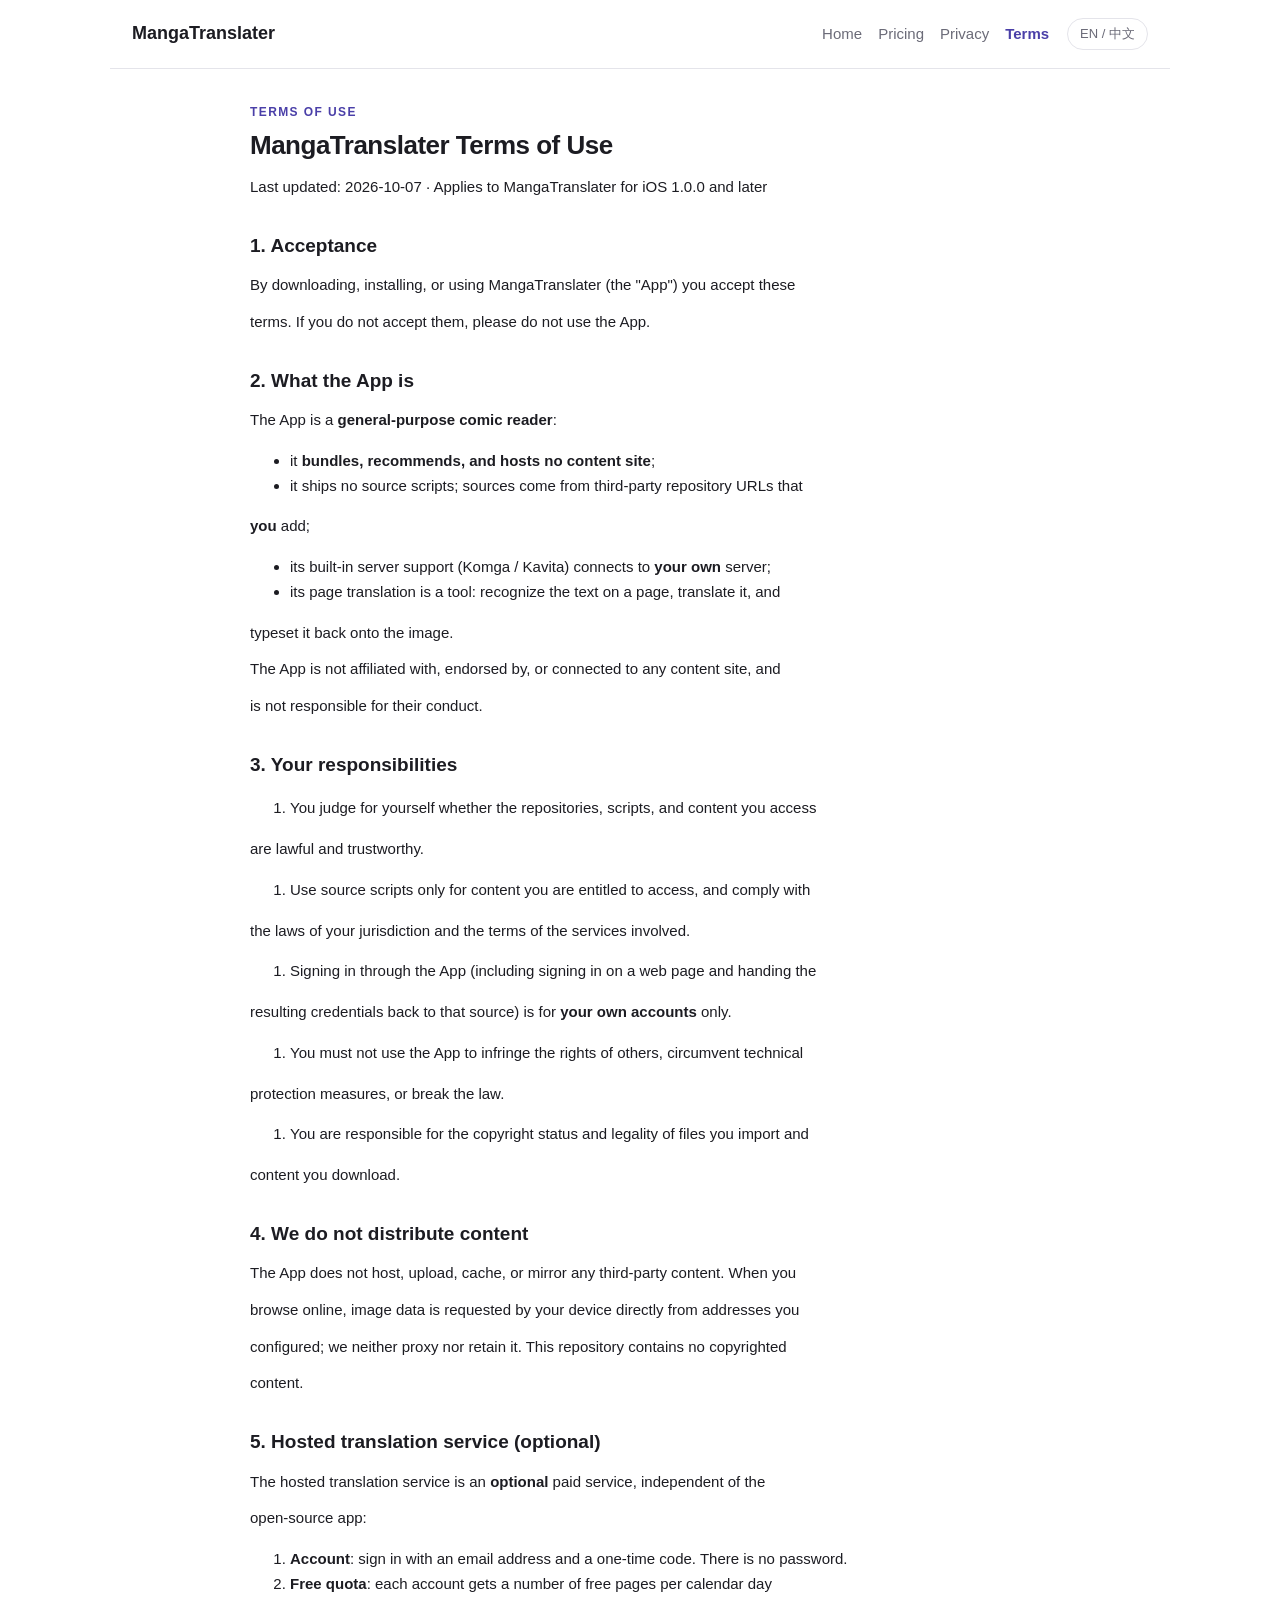
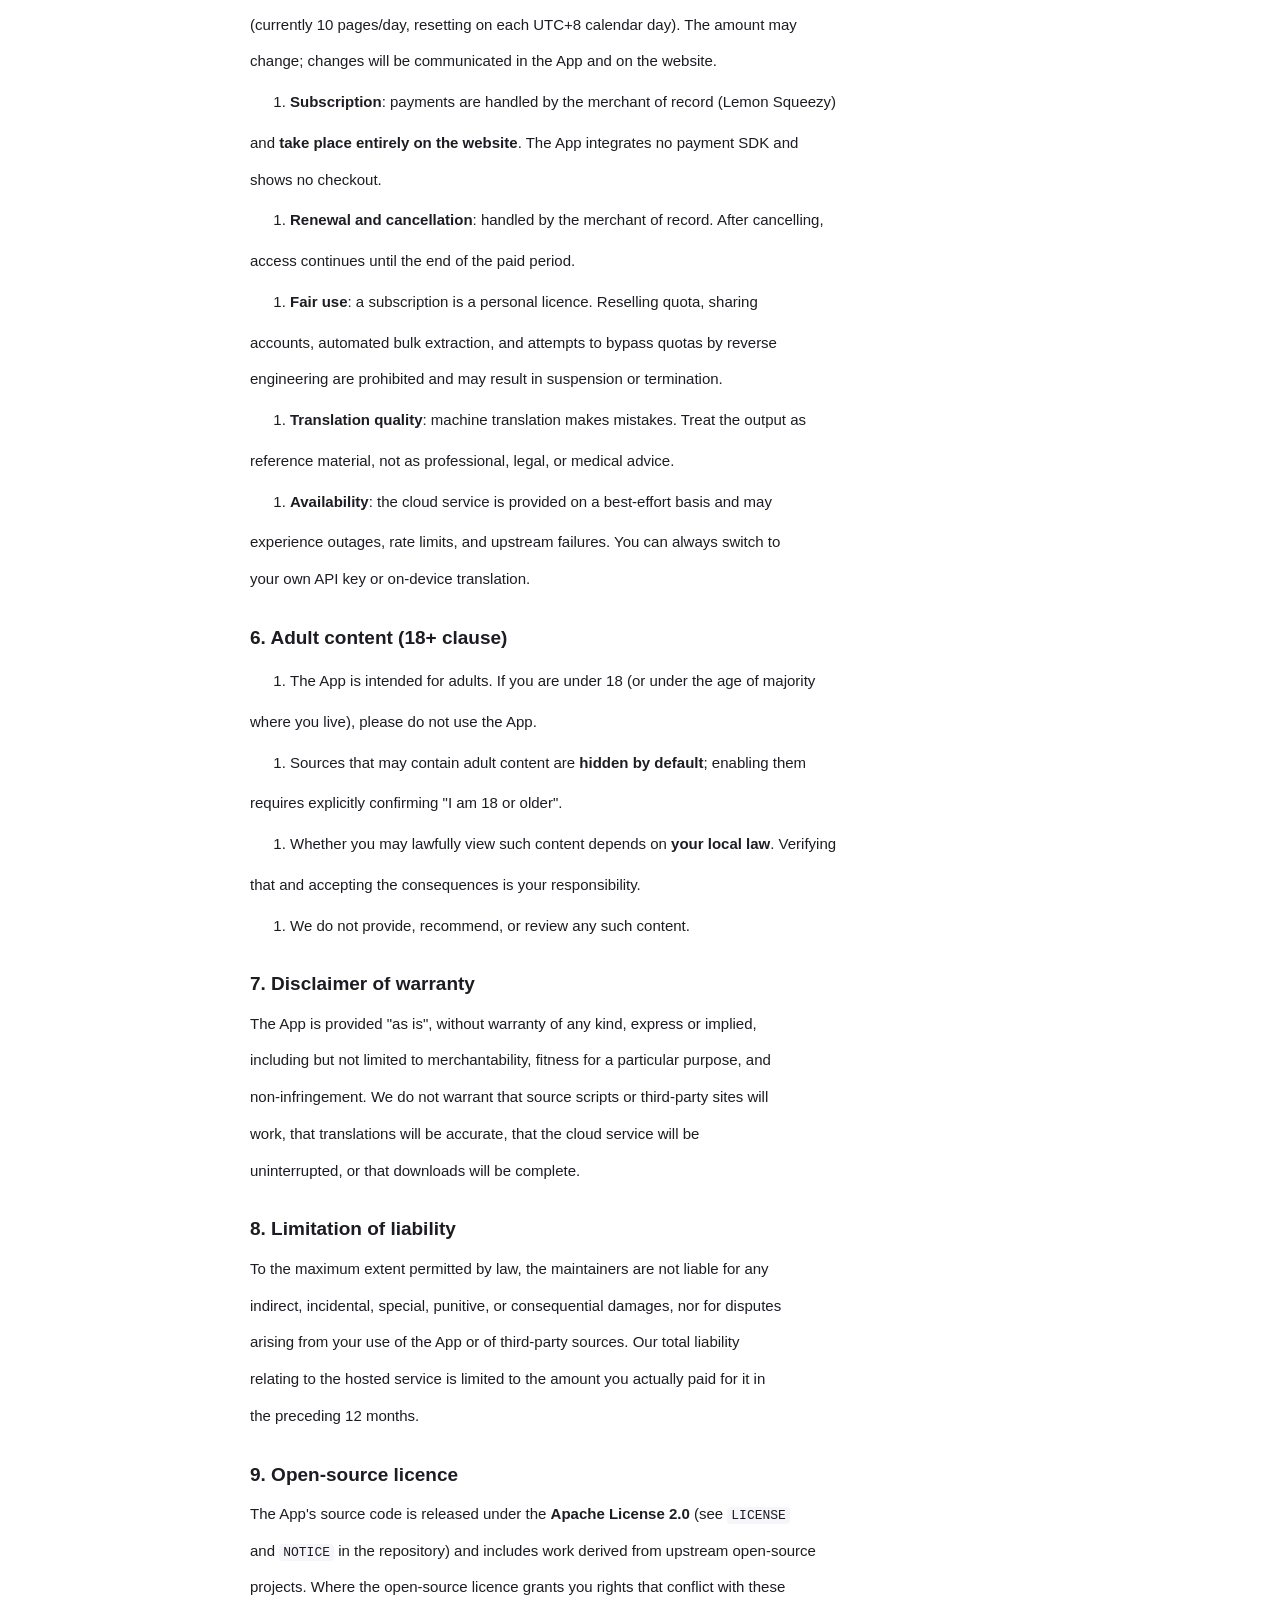
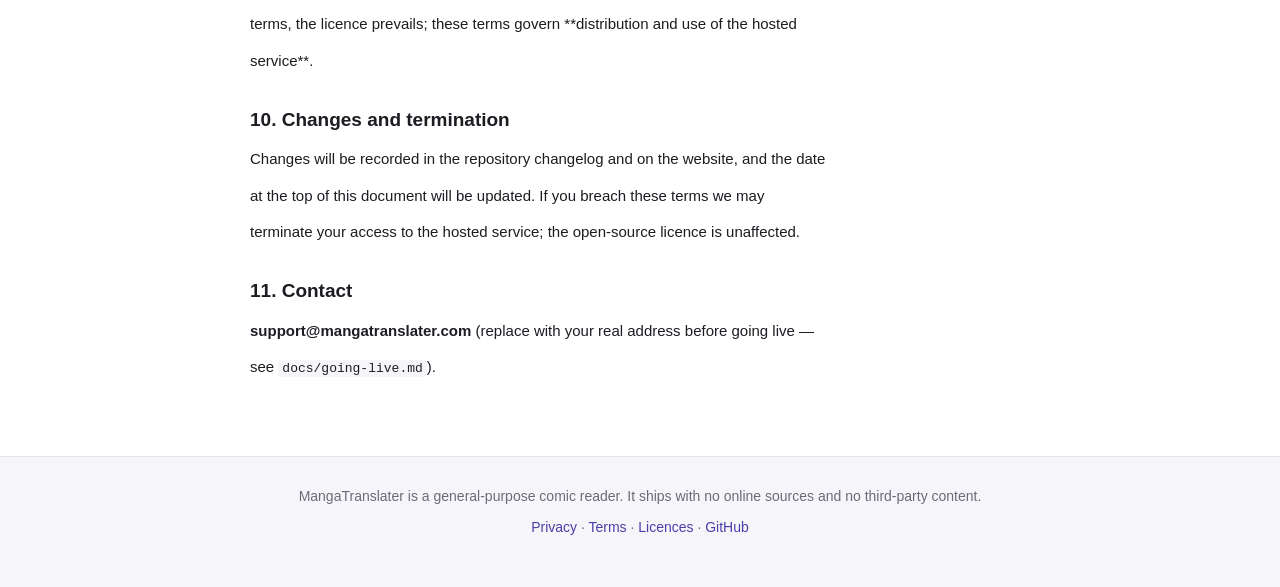
<file: website/terms.html>
<!DOCTYPE html>
<html lang="en">
<head>
<meta charset="utf-8">
<meta name="viewport" content="width=device-width, initial-scale=1">
<title>Terms of use · MangaTranslater</title>
<meta name="description" content="MangaTranslater — Terms of use">
<script>
// 语言：优先跟随浏览器，其次英文。写在 head 里、CSS 之前，避免刷新时闪一下双语。
document.documentElement.dataset.lang =
  (navigator.language || 'en').toLowerCase().startsWith('zh') ? 'zh-Hans' : 'en';
</script>
<link rel="stylesheet" href="assets/site.css">
</head>
<body>
<header class="topbar">
  <a class="brand" href="index.html">MangaTranslater</a>
  <nav>
        <a href="index.html"><span data-lang="en">Home</span><span data-lang="zh-Hans">首页</span></a>
        <a href="upgrade.html"><span data-lang="en">Pricing</span><span data-lang="zh-Hans">定价</span></a>
        <a href="privacy.html"><span data-lang="en">Privacy</span><span data-lang="zh-Hans">隐私</span></a>
        <a href="terms.html" class="active"><span data-lang="en">Terms</span><span data-lang="zh-Hans">条款</span></a>
  </nav>
  <button id="lang-toggle" type="button" aria-label="Switch language">EN / 中文</button>
</header>
<main>
<div class="container narrow">
<p class="kicker"><span data-lang="en">Terms of use</span><span data-lang="zh-Hans">使用条款</span></p>
<article class="legal" data-lang="en">
<h1 id="mangatranslater-terms-of-use">MangaTranslater Terms of Use</h1>
<p>Last updated: 2026-10-07 · Applies to MangaTranslater for iOS 1.0.0 and later</p>
<h2 id="1-acceptance">1. Acceptance</h2>
<p>By downloading, installing, or using MangaTranslater (the "App") you accept these</p>
<p>terms. If you do not accept them, please do not use the App.</p>
<h2 id="2-what-the-app-is">2. What the App is</h2>
<p>The App is a <strong>general-purpose comic reader</strong>:</p>
<ul><li>it <strong>bundles, recommends, and hosts no content site</strong>;</li><li>it ships no source scripts; sources come from third-party repository URLs that</li></ul>
<p><strong>you</strong> add;</p>
<ul><li>its built-in server support (Komga / Kavita) connects to <strong>your own</strong> server;</li><li>its page translation is a tool: recognize the text on a page, translate it, and</li></ul>
<p>typeset it back onto the image.</p>
<p>The App is not affiliated with, endorsed by, or connected to any content site, and</p>
<p>is not responsible for their conduct.</p>
<h2 id="3-your-responsibilities">3. Your responsibilities</h2>
<ol><li>You judge for yourself whether the repositories, scripts, and content you access</li></ol>
<p>are lawful and trustworthy.</p>
<ol><li>Use source scripts only for content you are entitled to access, and comply with</li></ol>
<p>the laws of your jurisdiction and the terms of the services involved.</p>
<ol><li>Signing in through the App (including signing in on a web page and handing the</li></ol>
<p>resulting credentials back to that source) is for <strong>your own accounts</strong> only.</p>
<ol><li>You must not use the App to infringe the rights of others, circumvent technical</li></ol>
<p>protection measures, or break the law.</p>
<ol><li>You are responsible for the copyright status and legality of files you import and</li></ol>
<p>content you download.</p>
<h2 id="4-we-do-not-distribute-content">4. We do not distribute content</h2>
<p>The App does not host, upload, cache, or mirror any third-party content. When you</p>
<p>browse online, image data is requested by your device directly from addresses you</p>
<p>configured; we neither proxy nor retain it. This repository contains no copyrighted</p>
<p>content.</p>
<h2 id="5-hosted-translation-service-optional">5. Hosted translation service (optional)</h2>
<p>The hosted translation service is an <strong>optional</strong> paid service, independent of the</p>
<p>open-source app:</p>
<ol><li><strong>Account</strong>: sign in with an email address and a one-time code. There is no password.</li><li><strong>Free quota</strong>: each account gets a number of free pages per calendar day</li></ol>
<p>(currently 10 pages/day, resetting on each UTC+8 calendar day). The amount may</p>
<p>change; changes will be communicated in the App and on the website.</p>
<ol><li><strong>Subscription</strong>: payments are handled by the merchant of record (Lemon Squeezy)</li></ol>
<p>and <strong>take place entirely on the website</strong>. The App integrates no payment SDK and</p>
<p>shows no checkout.</p>
<ol><li><strong>Renewal and cancellation</strong>: handled by the merchant of record. After cancelling,</li></ol>
<p>access continues until the end of the paid period.</p>
<ol><li><strong>Fair use</strong>: a subscription is a personal licence. Reselling quota, sharing</li></ol>
<p>accounts, automated bulk extraction, and attempts to bypass quotas by reverse</p>
<p>engineering are prohibited and may result in suspension or termination.</p>
<ol><li><strong>Translation quality</strong>: machine translation makes mistakes. Treat the output as</li></ol>
<p>reference material, not as professional, legal, or medical advice.</p>
<ol><li><strong>Availability</strong>: the cloud service is provided on a best-effort basis and may</li></ol>
<p>experience outages, rate limits, and upstream failures. You can always switch to</p>
<p>your own API key or on-device translation.</p>
<h2 id="6-adult-content-18-clause">6. Adult content (18+ clause)</h2>
<ol><li>The App is intended for adults. If you are under 18 (or under the age of majority</li></ol>
<p>where you live), please do not use the App.</p>
<ol><li>Sources that may contain adult content are <strong>hidden by default</strong>; enabling them</li></ol>
<p>requires explicitly confirming "I am 18 or older".</p>
<ol><li>Whether you may lawfully view such content depends on <strong>your local law</strong>. Verifying</li></ol>
<p>that and accepting the consequences is your responsibility.</p>
<ol><li>We do not provide, recommend, or review any such content.</li></ol>
<h2 id="7-disclaimer-of-warranty">7. Disclaimer of warranty</h2>
<p>The App is provided "as is", without warranty of any kind, express or implied,</p>
<p>including but not limited to merchantability, fitness for a particular purpose, and</p>
<p>non-infringement. We do not warrant that source scripts or third-party sites will</p>
<p>work, that translations will be accurate, that the cloud service will be</p>
<p>uninterrupted, or that downloads will be complete.</p>
<h2 id="8-limitation-of-liability">8. Limitation of liability</h2>
<p>To the maximum extent permitted by law, the maintainers are not liable for any</p>
<p>indirect, incidental, special, punitive, or consequential damages, nor for disputes</p>
<p>arising from your use of the App or of third-party sources. Our total liability</p>
<p>relating to the hosted service is limited to the amount you actually paid for it in</p>
<p>the preceding 12 months.</p>
<h2 id="9-open-source-licence">9. Open-source licence</h2>
<p>The App's source code is released under the <strong>Apache License 2.0</strong> (see <code>LICENSE</code></p>
<p>and <code>NOTICE</code> in the repository) and includes work derived from upstream open-source</p>
<p>projects. Where the open-source licence grants you rights that conflict with these</p>
<p>terms, the licence prevails; these terms govern **distribution and use of the hosted</p>
<p>service**.</p>
<h2 id="10-changes-and-termination">10. Changes and termination</h2>
<p>Changes will be recorded in the repository changelog and on the website, and the date</p>
<p>at the top of this document will be updated. If you breach these terms we may</p>
<p>terminate your access to the hosted service; the open-source licence is unaffected.</p>
<h2 id="11-contact">11. Contact</h2>
<p><strong>support@mangatranslater.com</strong> (replace with your real address before going live —</p>
<p>see <code>docs/going-live.md</code>).</p>
</article>
<article class="legal" data-lang="zh-Hans">
<h1 id="mangatranslater-使用条款">MangaTranslater 使用条款</h1>
<p>最后更新：2026-10-07 ｜ 适用于 MangaTranslater for iOS 1.0.0 及之后版本</p>
<h2 id="1-接受条款">1. 接受条款</h2>
<p>下载、安装或使用 MangaTranslater（下称「本 App」）即表示你接受本条款。</p>
<p>若不接受，请不要使用本 App。</p>
<h2 id="2-本-app-是什么">2. 本 App 是什么</h2>
<p>本 App 是一个<strong>通用漫画阅读器</strong>：</p>
<ul><li>它<strong>不自带、不推荐、不收录任何在线内容站点</strong>；</li><li>它不自带任何源脚本，源由你自行添加第三方仓库 URL 来获得；</li><li>它内置的「自建服务器」支持（Komga / Kavita）连接的是<strong>你自己的服务器</strong>；</li><li>它内置的页内翻译是一个工具：识别页面文字、翻译、再排版回页面。</li></ul>
<p>本 App 与任何内容站点都没有隶属、合作或背书关系，也不为其行为负责。</p>
<h2 id="3-你的责任">3. 你的责任</h2>
<ol><li>你添加的源仓库、源脚本、以及你浏览的内容，<strong>由你自行判断是否合法、是否可信</strong>。</li><li>你只能把源脚本用于你有权访问的内容；请遵守你所在地区的法律与相关服务条款。</li><li>你在本 App 内的登录操作（包括在网页里登录后再把登录凭据交回该源），</li></ol>
<p>仅应用于<strong>你自己的账号</strong>。</p>
<ol><li>你不得使用本 App 从事侵犯他人权利、绕过技术保护措施或违反法律的活动。</li><li>导入的本地文件、下载保存的内容，其版权与合法性由你负责。</li></ol>
<h2 id="4-我们不分发内容">4. 我们不分发内容</h2>
<p>本 App 不托管、不上传、不缓存、不转存任何第三方内容。</p>
<p>在线浏览时，图片数据由你的设备直接向你自己配置的地址请求，</p>
<p>我们不经过、也不留存这些数据。仓库中不包含任何受版权保护的内容。</p>
<h2 id="5-云翻译服务-可选">5. 云翻译服务（可选）</h2>
<p>云翻译服务是<strong>可选</strong>的付费服务，与本 App 的开源部分相互独立：</p>
<ol><li><strong>账号</strong>：用邮箱 + 一次性验证码注册/登录，没有密码。</li><li><strong>免费额度</strong>：每个账号每个自然日有一定页数的免费额度（当前为 10 页/天，</li></ol>
<p>按北京时间自然日重置）。额度数量可能调整，调整会在 App 内与官网说明。</p>
<ol><li><strong>订阅</strong>：付费渠道由收款方（Lemon Squeezy）提供，<strong>付款全程在官网页面上完成</strong>，</li></ol>
<p>App 内不接入任何支付 SDK、不出现收银台。</p>
<ol><li><strong>续费与取消</strong>：由收款方按其流程处理。取消后，权益保留到当期结束。</li><li><strong>公平使用</strong>：订阅为个人使用授权。禁止转售额度、共享账号、自动化批量刷取、</li></ol>
<p>或通过逆向手段绕过额度。出现这类行为时，我们可暂停或终止该账号的服务。</p>
<ol><li><strong>翻译质量</strong>：机器翻译会出错。译文仅供参考，不应作为专业、法律或医疗用途的依据。</li><li><strong>可用性</strong>：云服务为尽力而为（best-effort）提供，可能存在中断、限流与上游故障。</li></ol>
<p>上游服务商不可用时，你可以随时改用自备密钥或设备端翻译。</p>
<h2 id="6-成人内容-18-条款">6. 成人内容（18+ 条款）</h2>
<ol><li>本 App 面向成年人。如果你未满 18 周岁（或你所在地区的成年年龄），请不要使用本 App。</li><li>可能包含成人内容的源<strong>默认隐藏</strong>；开启前必须明确确认「我已年满 18 周岁」。</li><li>你是否可以合法查看此类内容，取决于<strong>你所在地区的法律</strong>，由你自己确认并承担后果。</li><li>我们不提供、不推荐、不审核任何此类内容。</li></ol>
<h2 id="7-免责声明">7. 免责声明</h2>
<p>本 App 按「现状」提供，不附带任何明示或默示的担保，包括但不限于适销性、</p>
<p>特定用途适用性与不侵权担保。我们不担保：源脚本可用、第三方站点可用、</p>
<p>翻译准确、云服务不中断、下载内容完整。</p>
<h2 id="8-责任限制">8. 责任限制</h2>
<p>在适用法律允许的最大范围内，维护者不对任何间接、附带、特殊、惩罚性或</p>
<p>后果性损害负责；也不对因你使用本 App 或第三方源而产生的任何纠纷负责。</p>
<p>云服务相关责任的总上限为你在过去 12 个月内为云服务实际支付的金额。</p>
<h2 id="9-开源许可">9. 开源许可</h2>
<p>本 App 的源代码以 <strong>Apache License 2.0</strong> 发布（见仓库 <code>LICENSE</code> 与 <code>NOTICE</code>），</p>
<p>其中包含派生自上游开源项目的工作。开源许可授予你的权利优先于本条款中与之冲突的部分；</p>
<p>本条款约束的是<strong>分发与云服务的使用</strong>。</p>
<h2 id="10-条款变更与终止">10. 条款变更与终止</h2>
<p>条款变更会写进仓库更新日志与官网页面，并更新本文顶部日期。</p>
<p>若你违反本条款，我们可以终止你使用云服务的权利（开源部分的许可不受影响）。</p>
<h2 id="11-联系方式">11. 联系方式</h2>
<p><strong>support@mangatranslater.com</strong>（上线前请替换为你的真实邮箱；见 <code>docs/going-live.md</code>）。</p>
</article>
</div>
</main>
<footer class="footer">
  <p>
    <span data-lang="en">MangaTranslater is a general-purpose comic reader. It ships with no online
    sources and no third-party content.</span>
    <span data-lang="zh-Hans">MangaTranslater 是通用漫画阅读器，不自带任何在线源，也不包含任何第三方内容。</span>
  </p>
  <p class="dim">
    <a href="privacy.html"><span data-lang="en">Privacy</span><span data-lang="zh-Hans">隐私政策</span></a> ·
    <a href="terms.html"><span data-lang="en">Terms</span><span data-lang="zh-Hans">使用条款</span></a> ·
    <a href="licenses.html"><span data-lang="en">Licences</span><span data-lang="zh-Hans">开源许可</span></a> ·
    <a href="https://github.com/syq911/Manga_Translater">GitHub</a>
  </p>
  <h1 class="visually-hidden">Terms of use</h1>
</footer>
<script src="assets/site.js"></script>
</body>
</html>
</file>
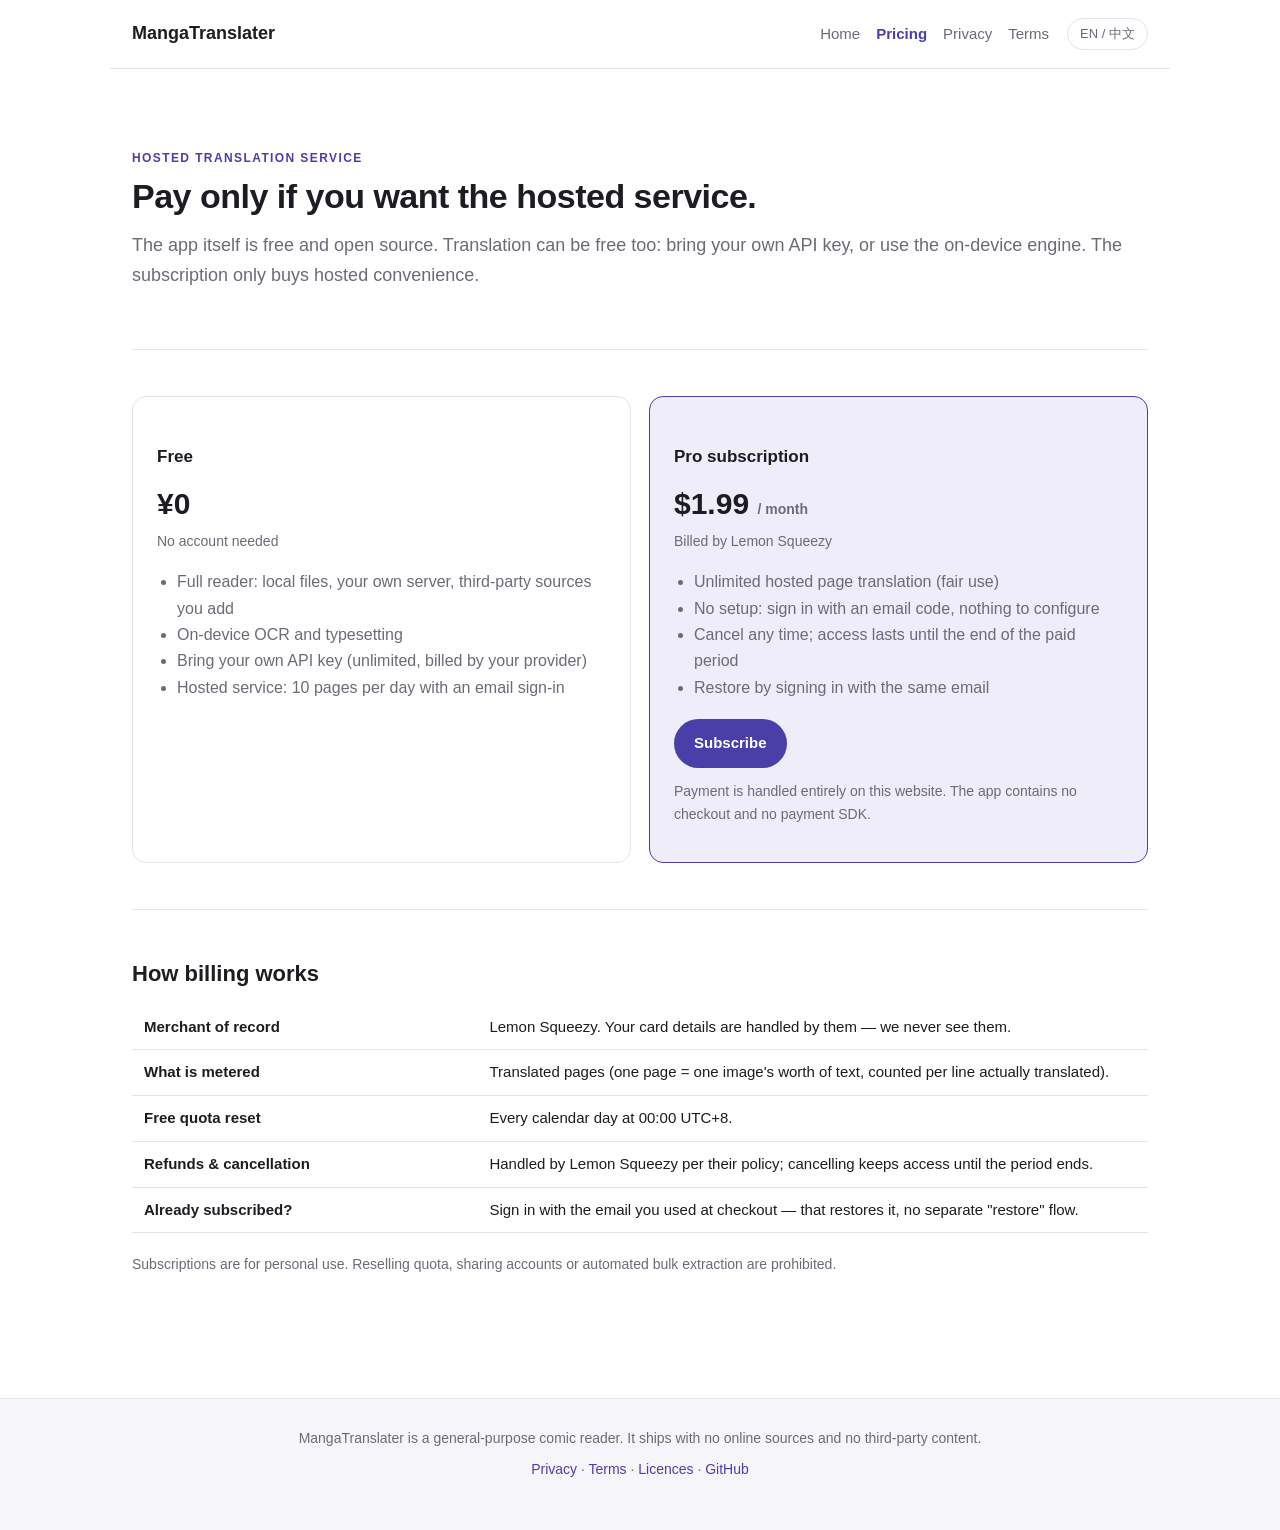
<file: website/upgrade.html>
<!DOCTYPE html>
<html lang="en">
<head>
<meta charset="utf-8">
<meta name="viewport" content="width=device-width, initial-scale=1">
<title>Pricing · MangaTranslater</title>
<meta name="description" content="Page translation pricing: use your own API key for free, or subscribe to the hosted service. Payment happens on this website only.">
<script>
// 语言：优先跟随浏览器，其次英文。写在 head 里、CSS 之前，避免刷新时闪一下双语。
document.documentElement.dataset.lang =
  (navigator.language || 'en').toLowerCase().startsWith('zh') ? 'zh-Hans' : 'en';
</script>
<link rel="stylesheet" href="assets/site.css">
</head>
<body>
<header class="topbar">
  <a class="brand" href="index.html">MangaTranslater</a>
  <nav>
    <a href="index.html"><span data-lang="en">Home</span><span data-lang="zh-Hans">首页</span></a>
    <a href="upgrade.html" class="active"><span data-lang="en">Pricing</span><span data-lang="zh-Hans">定价</span></a>
    <a href="privacy.html"><span data-lang="en">Privacy</span><span data-lang="zh-Hans">隐私</span></a>
    <a href="terms.html"><span data-lang="en">Terms</span><span data-lang="zh-Hans">条款</span></a>
  </nav>
  <button id="lang-toggle" type="button" aria-label="Switch language">EN / 中文</button>
</header>

<main>
  <section>
    <p class="kicker">
      <span data-lang="en">Hosted translation service</span>
      <span data-lang="zh-Hans">官方托管翻译服务</span>
    </p>
    <h1>
      <span data-lang="en">Pay only if you want the hosted service.</span>
      <span data-lang="zh-Hans">只有用官方托管服务才需要付费。</span>
    </h1>
    <p class="lead">
      <span data-lang="en">
        The app itself is free and open source. Translation can be free too: bring your own
        API key, or use the on-device engine. The subscription only buys hosted convenience.
      </span>
      <span data-lang="zh-Hans">
        App 本身免费开源。翻译也可以完全免费：自备 API Key，或用设备端引擎。
        订阅买的只是「官方托管」这一份省事。
      </span>
    </p>
  </section>

  <section>
    <div class="plans">
      <div class="plan">
        <h3><span data-lang="en">Free</span><span data-lang="zh-Hans">免费</span></h3>
        <p class="price">¥0</p>
        <p class="dim"><span data-lang="en">No account needed</span><span data-lang="zh-Hans">无需账号</span></p>
        <ul>
          <li><span data-lang="en">Full reader: local files, your own server, third-party sources you add</span><span data-lang="zh-Hans">完整阅读器：本地文件、自建服务器、你添加的第三方源</span></li>
          <li><span data-lang="en">On-device OCR and typesetting</span><span data-lang="zh-Hans">设备端 OCR 与排版</span></li>
          <li><span data-lang="en">Bring your own API key (unlimited, billed by your provider)</span><span data-lang="zh-Hans">自备 API Key（不限量，费用由你的服务商收）</span></li>
          <li><span data-lang="en">Hosted service: 10 pages per day with an email sign-in</span><span data-lang="zh-Hans">官方云服务：用邮箱登录，每天 10 页</span></li>
        </ul>
      </div>

      <div class="plan featured">
        <h3><span data-lang="en">Pro subscription</span><span data-lang="zh-Hans">Pro 订阅</span></h3>
        <p class="price">$1.99 <span class="dim">/ <span data-lang="en">month</span><span data-lang="zh-Hans">月</span></span></p>
        <p class="dim"><span data-lang="en">Billed by Lemon Squeezy</span><span data-lang="zh-Hans">由 Lemon Squeezy 收款</span></p>
        <ul>
          <li><span data-lang="en">Unlimited hosted page translation (fair use)</span><span data-lang="zh-Hans">官方托管翻译不限量（受公平使用约束）</span></li>
          <li><span data-lang="en">No setup: sign in with an email code, nothing to configure</span><span data-lang="zh-Hans">零配置：邮箱验证码登录即可</span></li>
          <li><span data-lang="en">Cancel any time; access lasts until the end of the paid period</span><span data-lang="zh-Hans">随时取消；权益保留到当期结束</span></li>
          <li><span data-lang="en">Restore by signing in with the same email</span><span data-lang="zh-Hans">用同一邮箱登录即自动恢复</span></li>
        </ul>
        <p style="margin-top:18px">
          <a class="button" href="https://mangatranslater.lemonsqueezy.com/checkout/buy/REPLACE-ME">
            <span data-lang="en">Subscribe</span><span data-lang="zh-Hans">订阅</span>
          </a>
        </p>
        <p class="dim">
          <span data-lang="en">Payment is handled entirely on this website. The app contains no checkout and no payment SDK.</span>
          <span data-lang="zh-Hans">付款全程在本网站完成。App 内没有收银台，也不接任何支付 SDK。</span>
        </p>
      </div>
    </div>
  </section>

  <section>
    <h2><span data-lang="en">How billing works</span><span data-lang="zh-Hans">计费说明</span></h2>
    <table>
      <tr>
        <td><span data-lang="en">Merchant of record</span><span data-lang="zh-Hans">收款方</span></td>
        <td>
          <span data-lang="en">Lemon Squeezy. Your card details are handled by them — we never see them.</span>
          <span data-lang="zh-Hans">Lemon Squeezy。卡号由他们处理，我们不经手。</span>
        </td>
      </tr>
      <tr>
        <td><span data-lang="en">What is metered</span><span data-lang="zh-Hans">计量方式</span></td>
        <td>
          <span data-lang="en">Translated pages (one page = one image's worth of text, counted per line actually translated).</span>
          <span data-lang="zh-Hans">按翻译页数计量（一页 = 一张图的文字，按实际翻译的行数计）。</span>
        </td>
      </tr>
      <tr>
        <td><span data-lang="en">Free quota reset</span><span data-lang="zh-Hans">免费额度重置</span></td>
        <td>
          <span data-lang="en">Every calendar day at 00:00 UTC+8.</span>
          <span data-lang="zh-Hans">每个自然日（北京时间）零点重置。</span>
        </td>
      </tr>
      <tr>
        <td><span data-lang="en">Refunds &amp; cancellation</span><span data-lang="zh-Hans">退款与取消</span></td>
        <td>
          <span data-lang="en">Handled by Lemon Squeezy per their policy; cancelling keeps access until the period ends.</span>
          <span data-lang="zh-Hans">按 Lemon Squeezy 的政策处理；取消后权益保留到当期结束。</span>
        </td>
      </tr>
      <tr>
        <td><span data-lang="en">Already subscribed?</span><span data-lang="zh-Hans">已经订阅过？</span></td>
        <td>
          <span data-lang="en">Sign in with the email you used at checkout — that restores it, no separate "restore" flow.</span>
          <span data-lang="zh-Hans">用购买时那个邮箱登录即可恢复，没有单独的「恢复购买」流程。</span>
        </td>
      </tr>
    </table>
    <p class="dim">
      <span data-lang="en">Subscriptions are for personal use. Reselling quota, sharing accounts or automated bulk extraction are prohibited.</span>
      <span data-lang="zh-Hans">订阅为个人使用授权。禁止转售额度、共享账号或自动化批量刷取。</span>
    </p>
  </section>
</main>

<footer class="footer">
  <p>
    <span data-lang="en">MangaTranslater is a general-purpose comic reader. It ships with no online
    sources and no third-party content.</span>
    <span data-lang="zh-Hans">MangaTranslater 是通用漫画阅读器，不自带任何在线源，也不包含任何第三方内容。</span>
  </p>
  <p class="dim">
    <a href="privacy.html"><span data-lang="en">Privacy</span><span data-lang="zh-Hans">隐私政策</span></a> ·
    <a href="terms.html"><span data-lang="en">Terms</span><span data-lang="zh-Hans">使用条款</span></a> ·
    <a href="licenses.html"><span data-lang="en">Licences</span><span data-lang="zh-Hans">开源许可</span></a> ·
    <a href="https://github.com/syq911/Manga_Translater">GitHub</a>
  </p>
</footer>
<script src="assets/site.js"></script>
</body>
</html>
</file>
<file: website/assets/site.css>
/*
 * MangaTranslater 官网样式。
 *
 * 两条约束：
 * 1. **不引用任何外部资源**（无 CDN、无 Web 字体、无统计脚本）——
 *    官网要能在离线与无第三方的情况下打开；
 * 2. 双语用 `data-lang` 属性切换（见 site.js），默认跟随浏览器语言；
 *    JS 被禁用时两种语言同时显示，页面仍然可读、可用。
 */

:root {
  --ink: #1c1c22;
  --muted: #6b6b78;
  --line: #e4e4ea;
  --paper: #ffffff;
  --wash: #f6f6fa;
  --accent: #4a3fa8;
  --accent-soft: #efedfa;
  --radius: 14px;
  --max: 1060px;
}

* { box-sizing: border-box; }

html { -webkit-text-size-adjust: 100%; }

body {
  margin: 0;
  background: var(--paper);
  color: var(--ink);
  font: 16px/1.65 -apple-system, BlinkMacSystemFont, "Segoe UI", "PingFang SC",
        "Hiragino Sans GB", "Microsoft YaHei", Roboto, Helvetica, Arial, sans-serif;
}

a { color: var(--accent); text-decoration: none; }
a:hover { text-decoration: underline; }

.visually-hidden {
  position: absolute; width: 1px; height: 1px; overflow: hidden;
  clip: rect(0 0 0 0); white-space: nowrap;
}

/* 语言切换：html[data-lang] 由内联脚本设置（见 shell 的 head） */
html[data-lang="en"] [data-lang="zh-Hans"] { display: none; }
html[data-lang="zh-Hans"] [data-lang="en"] { display: none; }

/* ---------- 顶栏 ---------- */

.topbar {
  display: flex; align-items: center; gap: 18px;
  max-width: var(--max); margin: 0 auto; padding: 18px 22px;
  border-bottom: 1px solid var(--line);
  flex-wrap: wrap;
}

.brand { font-weight: 700; font-size: 18px; color: var(--ink); }

.topbar nav { display: flex; gap: 16px; margin-left: auto; flex-wrap: wrap; }
.topbar nav a { color: var(--muted); font-size: 15px; }
.topbar nav a.active { color: var(--accent); font-weight: 600; }

#lang-toggle {
  border: 1px solid var(--line); background: var(--paper); color: var(--muted);
  border-radius: 999px; padding: 6px 12px; font-size: 13px; cursor: pointer;
}
#lang-toggle:hover { border-color: var(--accent); color: var(--accent); }

/* ---------- 版心 ---------- */

main { max-width: var(--max); margin: 0 auto; padding: 0 22px 64px; }
.container { max-width: var(--max); margin: 0 auto; }
.container.narrow { max-width: 780px; }

section { padding: 46px 0; border-bottom: 1px solid var(--line); }
section:last-of-type { border-bottom: none; }

h1 { font-size: 34px; line-height: 1.25; margin: 0 0 14px; letter-spacing: -0.5px; }
h2 { font-size: 22px; margin: 0 0 12px; }
h3 { font-size: 17px; margin: 22px 0 8px; }
p { margin: 0 0 12px; }
.lead { font-size: 18px; color: var(--muted); }
.dim { color: var(--muted); font-size: 14px; }
.kicker {
  text-transform: uppercase; letter-spacing: 1.4px; font-size: 12px;
  color: var(--accent); font-weight: 700; margin: 34px 0 6px;
}

/* ---------- 首屏 ---------- */

.hero { display: grid; grid-template-columns: 1.15fr 0.85fr; gap: 40px; align-items: center; }
.hero .actions { display: flex; gap: 12px; flex-wrap: wrap; margin-top: 20px; }

.button {
  display: inline-block; padding: 12px 20px; border-radius: 999px;
  background: var(--accent); color: #fff; font-weight: 600; font-size: 15px;
}
.button:hover { text-decoration: none; opacity: 0.92; }
.button.secondary {
  background: var(--paper); color: var(--accent); border: 1px solid var(--accent);
}

.shot { width: 100%; max-width: 260px; border-radius: 18px; border: 1px solid var(--line); }

.shots { display: flex; gap: 18px; overflow-x: auto; padding: 6px 0 10px; }
.shots img { width: 220px; border-radius: 16px; border: 1px solid var(--line); flex: 0 0 auto; }

/* ---------- 卡片 ---------- */

.cards { display: grid; grid-template-columns: repeat(3, 1fr); gap: 18px; }
.card {
  border: 1px solid var(--line); border-radius: var(--radius);
  padding: 20px; background: var(--paper);
}
.card h3 { margin-top: 0; }
.card p { color: var(--muted); font-size: 15px; margin: 0; }
.card ul { color: var(--muted); font-size: 15px; padding-left: 20px; margin: 0; }

/* ---------- 表格 ---------- */

table {
  width: 100%; border-collapse: collapse; margin: 12px 0 20px; font-size: 15px;
}
td, th {
  border-bottom: 1px solid var(--line); padding: 10px 12px; text-align: left;
  vertical-align: top;
}
td:first-child { font-weight: 600; width: 34%; }

/* ---------- 价格 ---------- */

.plans { display: grid; grid-template-columns: 1fr 1fr; gap: 18px; }
.plan {
  border: 1px solid var(--line); border-radius: var(--radius); padding: 24px;
}
.plan.featured { border-color: var(--accent); background: var(--accent-soft); }
.plan .price { font-size: 30px; font-weight: 700; margin: 6px 0 2px; }
.plan ul { padding-left: 20px; color: var(--muted); }

/* ---------- 法务文本 ---------- */

.legal h1 { font-size: 26px; }
.legal h2 { font-size: 19px; margin-top: 30px; }
.legal h3 { font-size: 16px; margin-top: 22px; }
.legal p, .legal li { font-size: 15px; }
.legal table { font-size: 14px; }
.legal td:first-child { width: 38%; }
.legal pre {
  background: var(--wash); border: 1px solid var(--line); border-radius: 10px;
  padding: 12px; overflow-x: auto; font-size: 13px;
}
.legal code { font-size: 13px; background: var(--wash); padding: 1px 4px; border-radius: 4px; }
.legal pre code { background: none; padding: 0; }
.legal hr { border: none; border-top: 1px solid var(--line); margin: 26px 0; }

/* ---------- 页脚 ---------- */

.footer {
  border-top: 1px solid var(--line); background: var(--wash);
  padding: 28px 22px 40px; text-align: center; color: var(--muted); font-size: 14px;
}
.footer p { margin: 0 0 8px; }

.answer { border-left: 3px solid var(--accent-soft); padding-left: 14px; }

@media (max-width: 820px) {
  .hero { grid-template-columns: 1fr; }
  .cards { grid-template-columns: 1fr; }
  .plans { grid-template-columns: 1fr; }
  h1 { font-size: 28px; }
  .topbar nav { width: 100%; margin-left: 0; }
}
</file>
